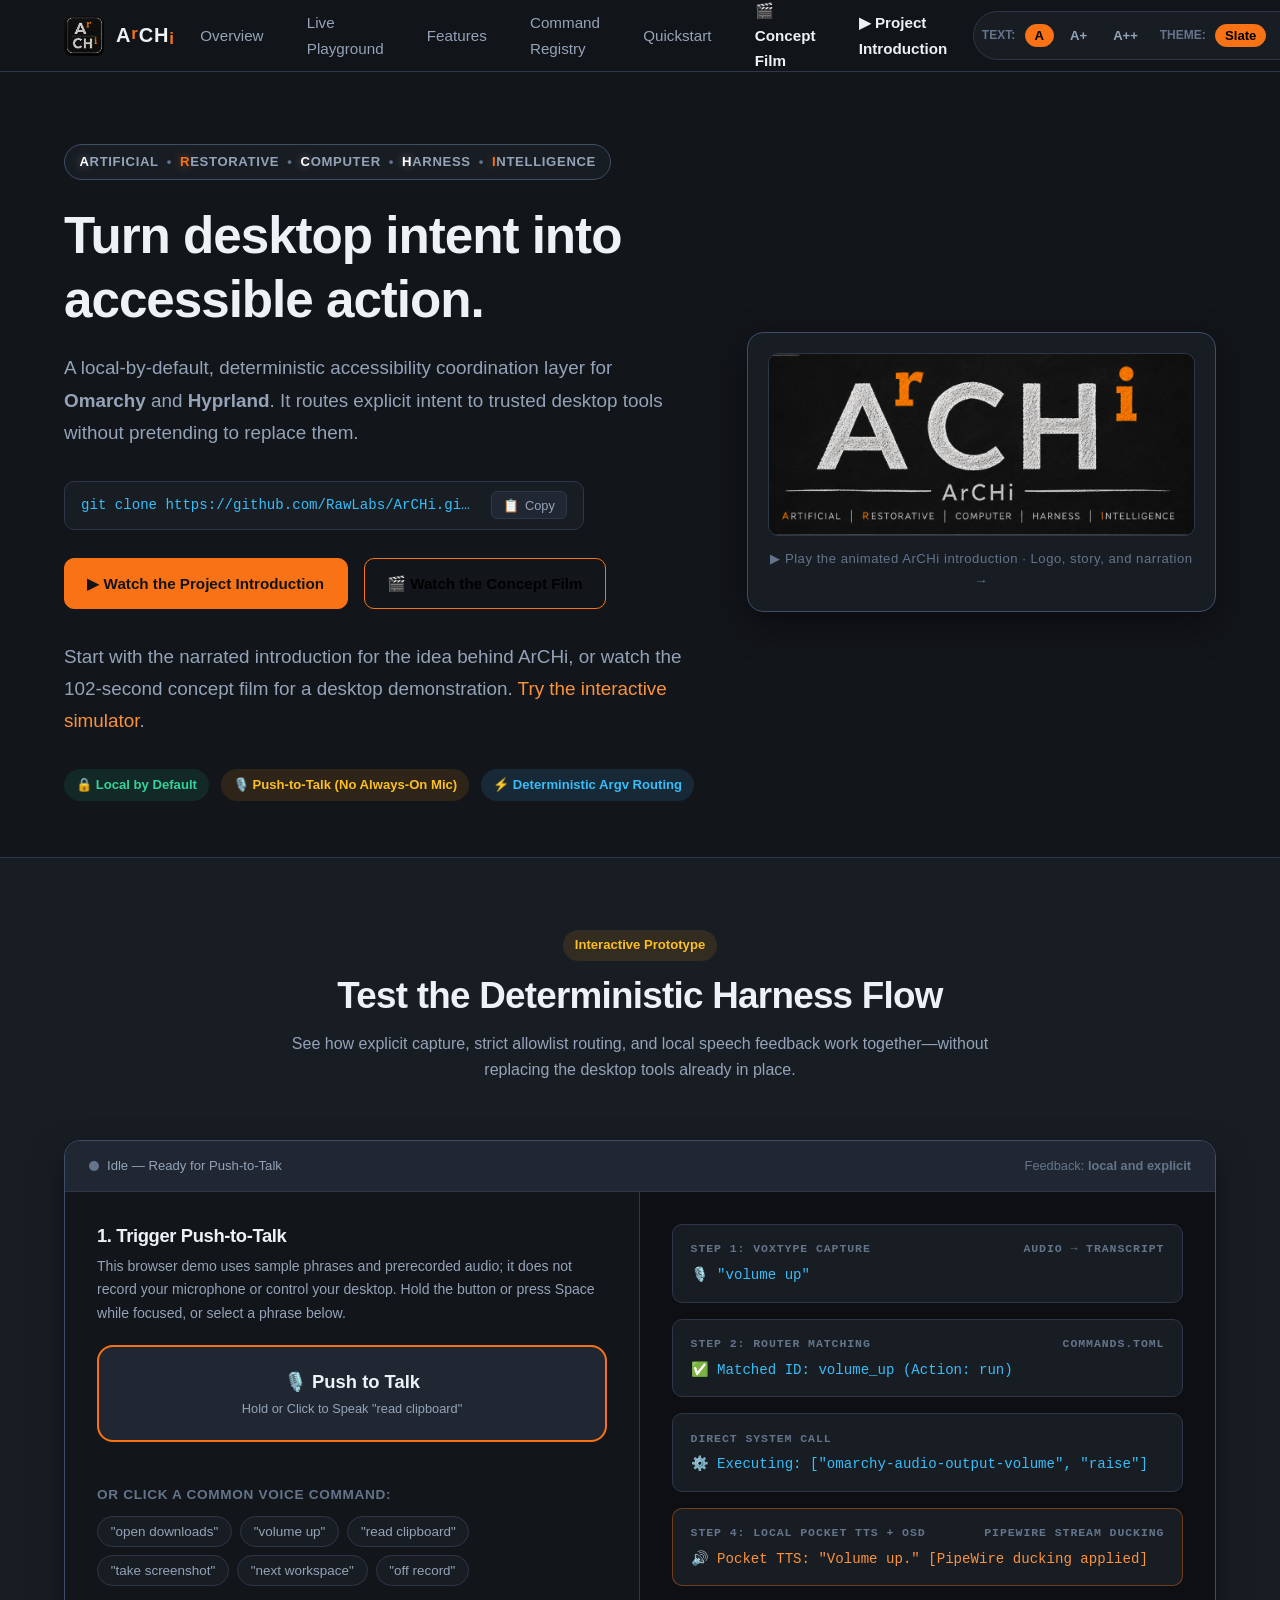
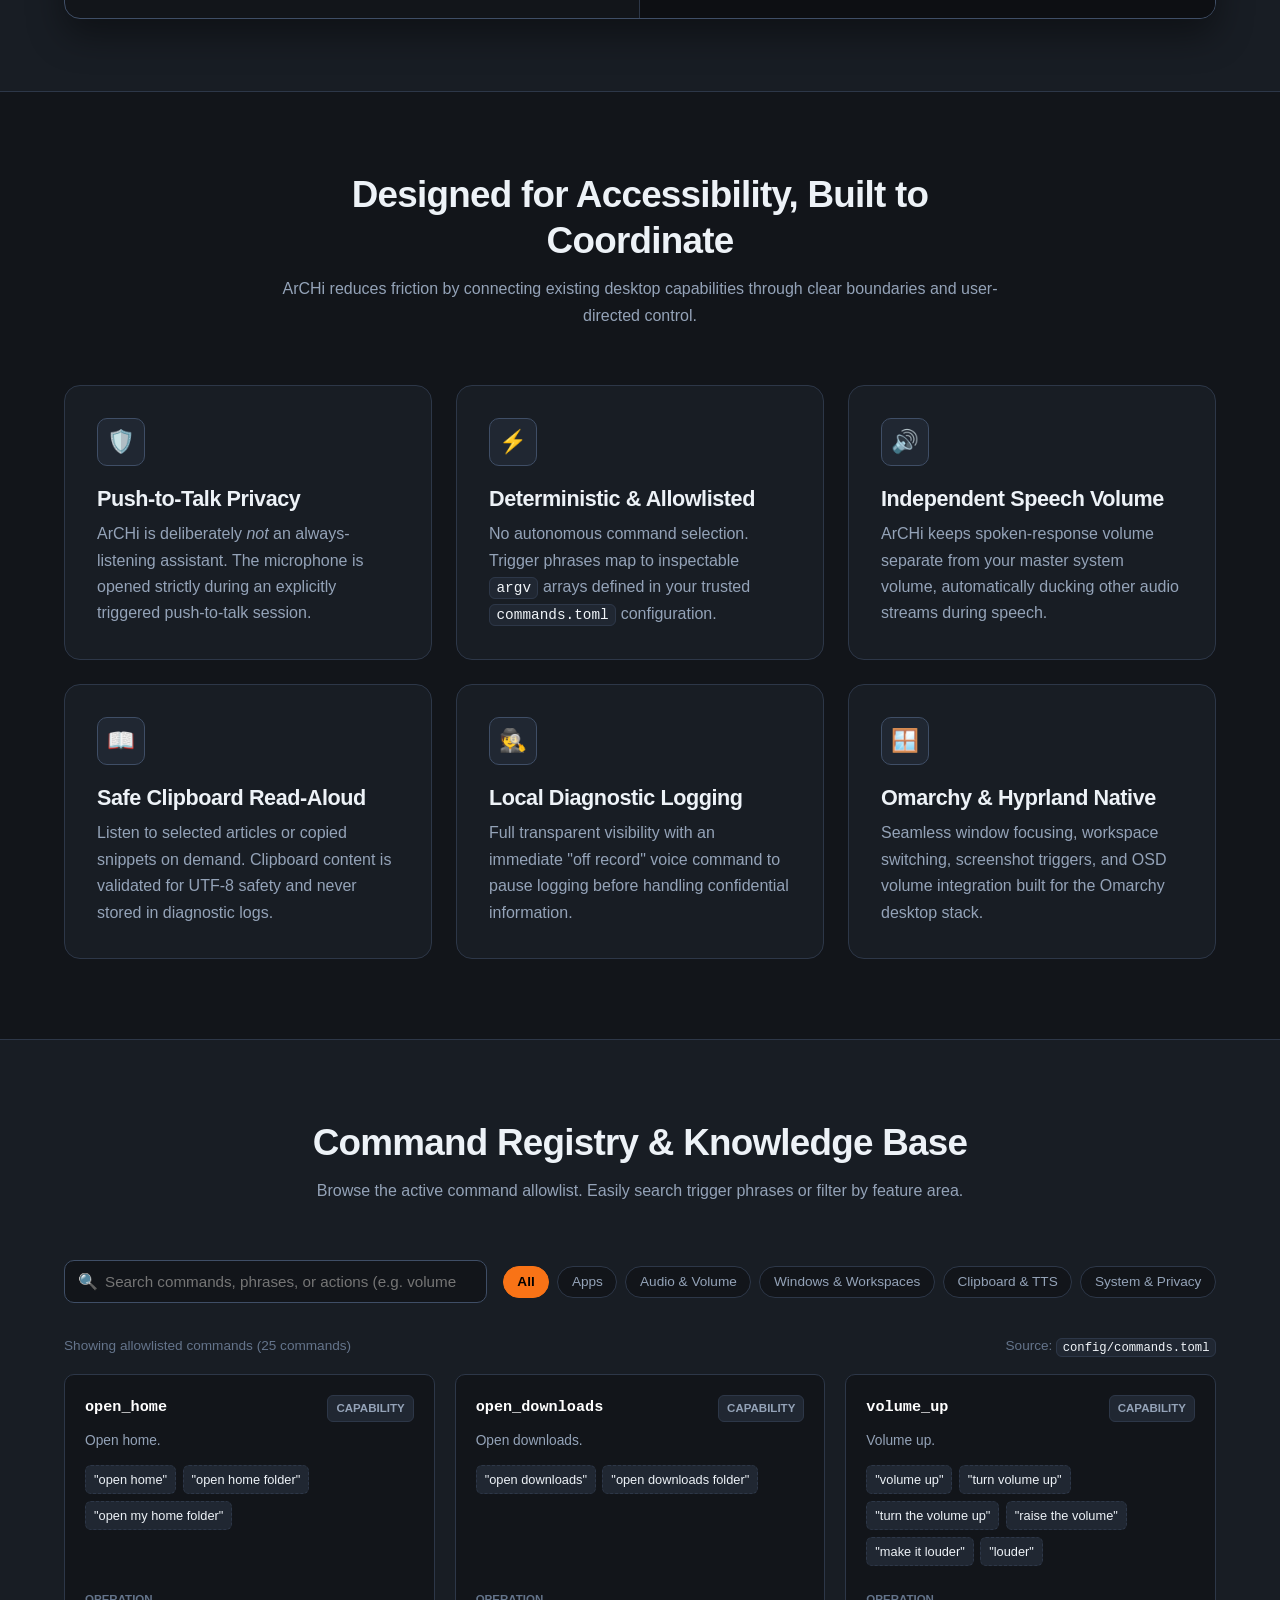
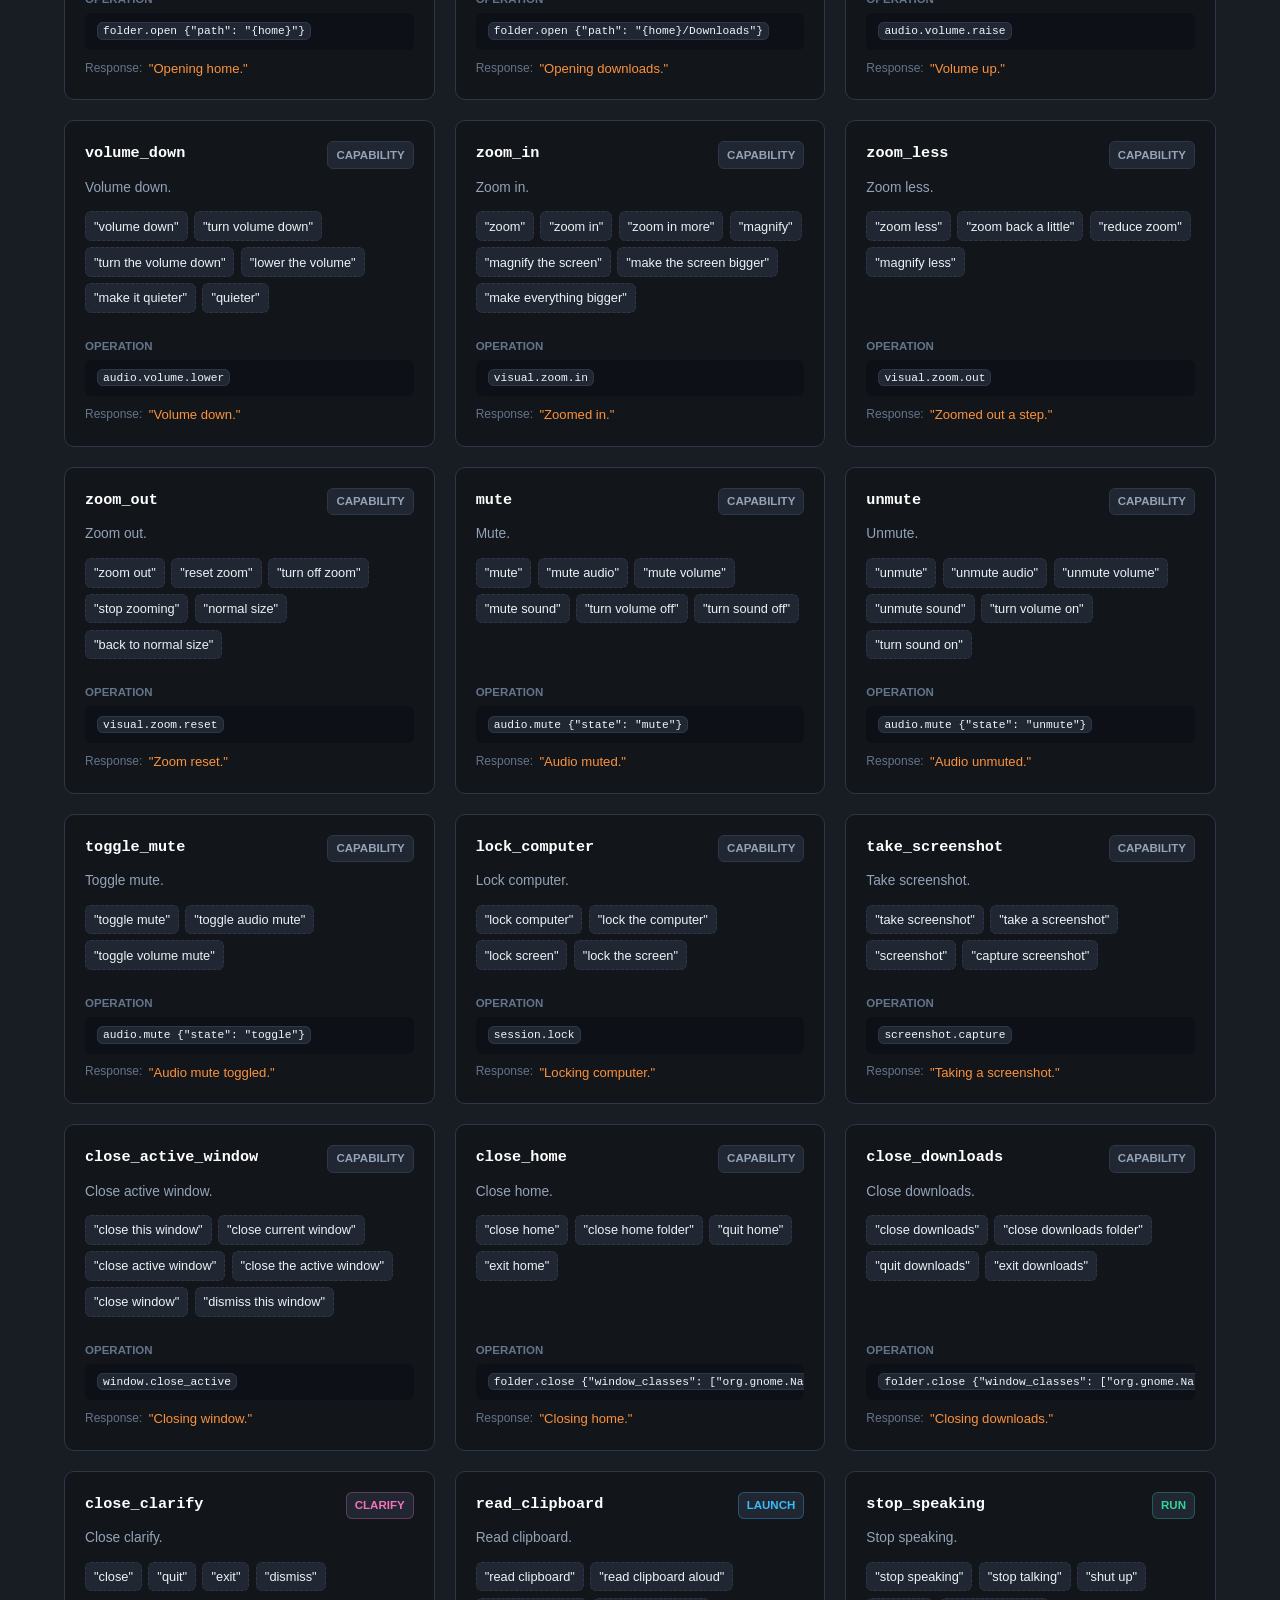
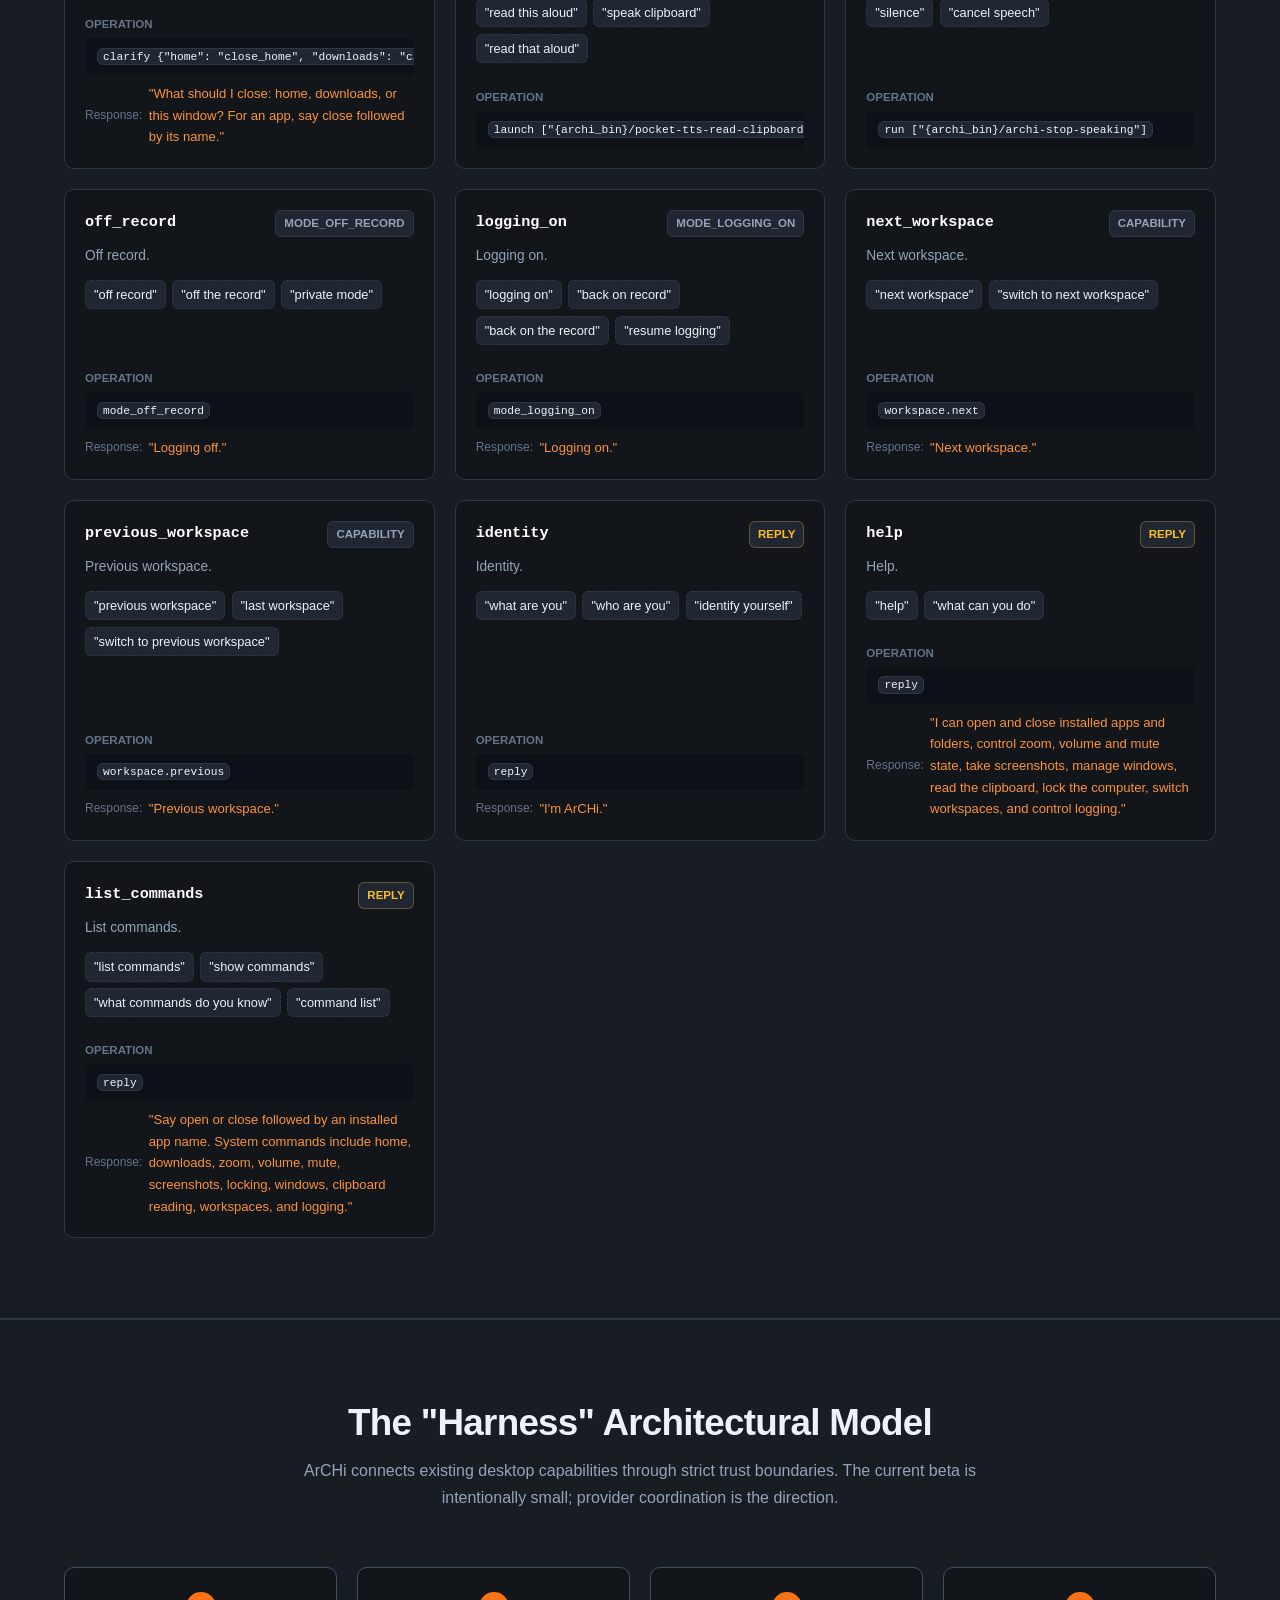
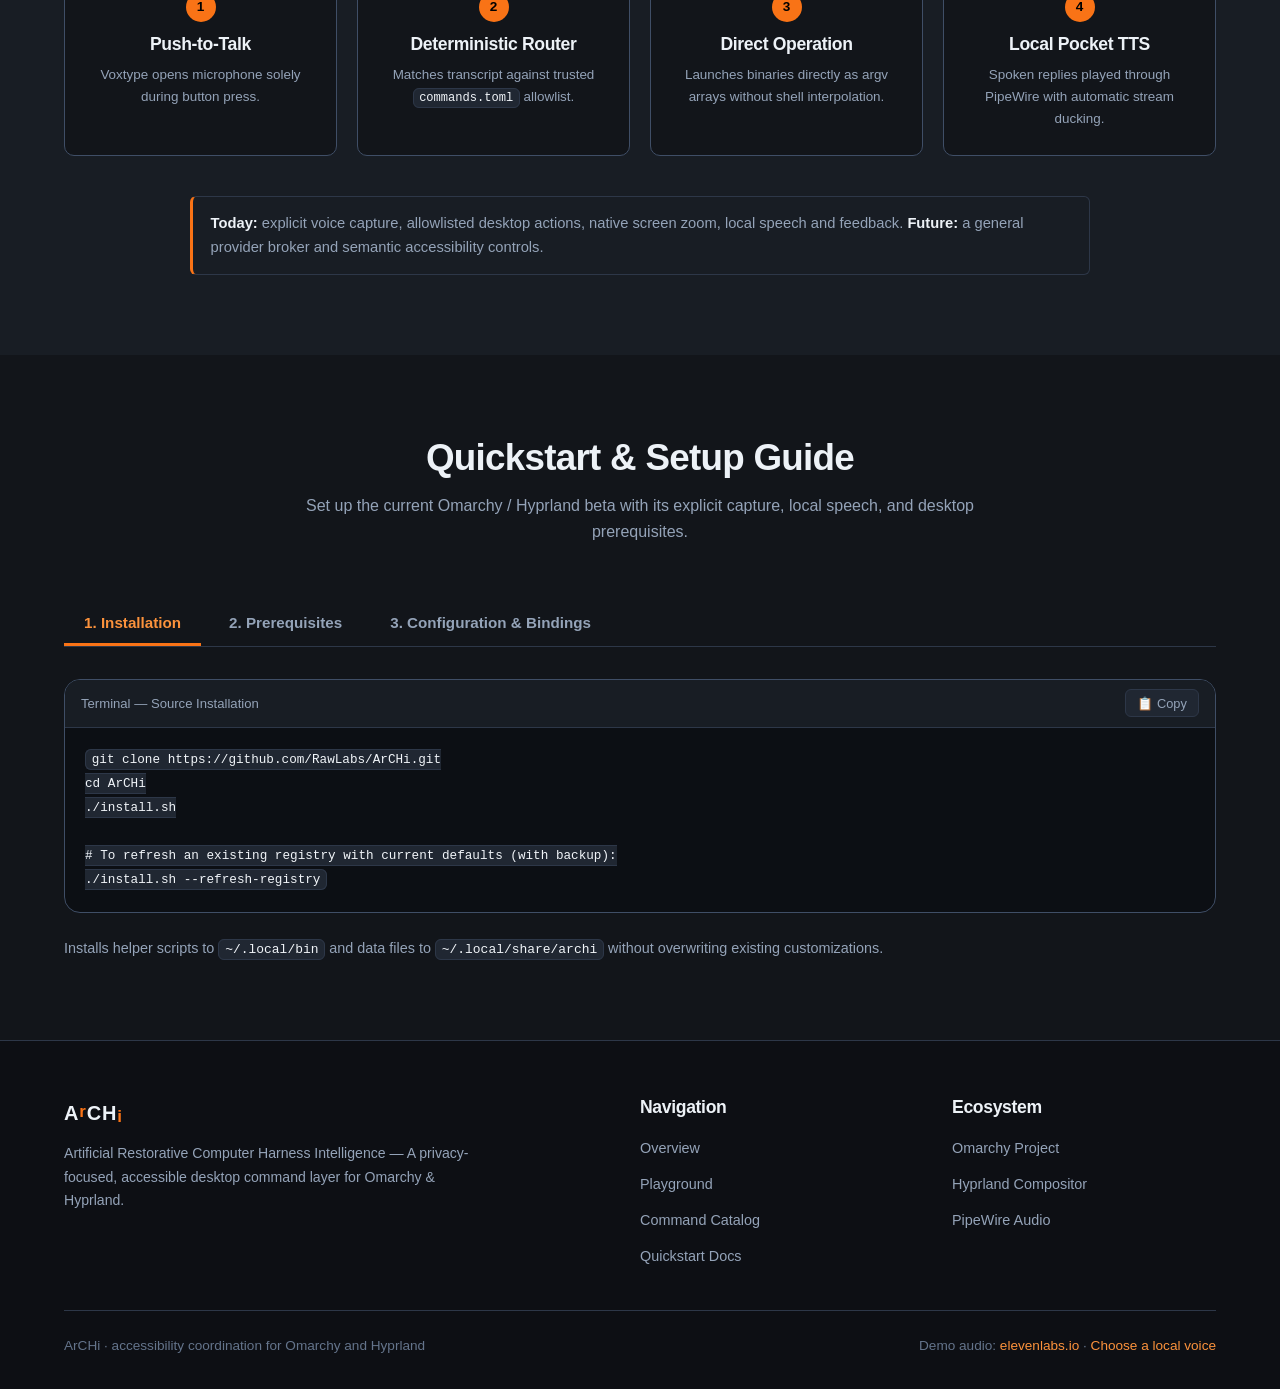
<file: site/index.html>
<!DOCTYPE html>
<html lang="en">
<head>
  <meta charset="UTF-8">
  <meta name="viewport" content="width=device-width, initial-scale=1.0">
  <title>ArCHi — Artificial Restorative Computer Harness Intelligence</title>
  <meta name="description" content="Local-by-default, deterministic accessibility coordination for Omarchy and Hyprland.">
  <link rel="icon" type="image/png" href="../media/archi_favicon_regen.png">
  <link rel="stylesheet" href="css/styles.css">
</head>
<body>
  <!-- Accessible Skip Link -->
  <a href="#main-content" class="skip-link">Skip to main content</a>

  <!-- Site Navigation -->
  <header class="site-header" role="banner">
    <div class="container nav-wrapper">
      <a href="#" class="brand-link" aria-label="ArCHi Home">
        <img src="../media/archi_mini_logo_regen.png" alt="ArCHi Logo" class="brand-logo-img" onerror="this.style.display='none'; this.nextElementSibling.style.display='inline-flex';">
        <span class="brand-fallback-icon" style="display:none;" aria-hidden="true">A<span class="accent">r</span></span>
        <div class="brand-title">
          A<span class="accent-r">r</span>CH<span class="accent-i">i</span>
        </div>
      </a>

      <!-- Navigation Links -->
      <nav class="nav-links" aria-label="Primary Navigation">
        <a href="#overview" class="nav-link">Overview</a>
        <a href="#simulator" class="nav-link">Live Playground</a>
        <a href="#features" class="nav-link">Features</a>
        <a href="#commands" class="nav-link">Command Registry</a>
        <a href="#quickstart" class="nav-link">Quickstart</a>
        <a href="concept_film.html" class="nav-link" style="color: var(--accent-orange); font-weight: 700;">🎬 Concept Film</a>
        <a href="logo_animation.html" class="nav-link" style="color: var(--accent-orange); font-weight: 700;">▶ Project Introduction</a>
      </nav>

      <!-- Accessibility Settings Toolbar -->
      <div class="a11y-controls" role="toolbar" aria-label="Accessibility & Display Controls">
        <span class="a11y-label">Text:</span>
        <button class="a11y-btn active" data-font-size="default" aria-label="Default text size" title="Default text size">A</button>
        <button class="a11y-btn" data-font-size="large" aria-label="Large text size" title="Large text size">A+</button>
        <button class="a11y-btn" data-font-size="xlarge" aria-label="Extra large text size" title="Extra large text size">A++</button>

        <span class="a11y-label" style="margin-left: 0.35rem;">Theme:</span>
        <button class="a11y-btn active" data-theme="slate" aria-label="Dark Slate Theme" title="Low glare dark slate">Slate</button>
        <button class="a11y-btn" data-theme="warm" aria-label="Warm Charcoal Theme" title="Warm charcoal background">Warm</button>
        <button class="a11y-btn" data-theme="contrast" aria-label="High Contrast Theme" title="Maximum clarity contrast">High-Con</button>
      </div>
    </div>
  </header>

  <!-- Main Content Landmark -->
  <main id="main-content">
    
    <!-- Hero Section -->
    <section id="overview" class="hero-section" aria-labelledby="hero-title">
      <div class="container hero-layout">
        <div>
          <!-- Acronym Explanation Pill -->
          <div class="acronym-pill" aria-label="ArCHi Acronym Breakdown">
            <span><strong class="highlight-white">A</strong>RTIFICIAL</span>
            <span class="dot">•</span>
            <span><strong class="highlight-orange">R</strong>ESTORATIVE</span>
            <span class="dot">•</span>
            <span><strong class="highlight-white">C</strong>OMPUTER</span>
            <span class="dot">•</span>
            <span><strong class="highlight-white">H</strong>ARNESS</span>
            <span class="dot">•</span>
            <span><strong class="highlight-orange">I</strong>NTELLIGENCE</span>
          </div>

          <h1 id="hero-title" class="hero-title">
            Turn desktop intent into accessible action.
          </h1>
          <p class="hero-subtitle">
            A local-by-default, deterministic accessibility coordination layer for <strong>Omarchy</strong> and <strong>Hyprland</strong>.
            It routes explicit intent to trusted desktop tools without pretending to replace them.
          </p>

          <!-- Quick 1-Line Install Snippet -->
          <div class="quick-snippet-box">
            <span class="cmd" id="hero-install-cmd">git clone https://github.com/RawLabs/ArCHi.git &amp;&amp; cd ArCHi &amp;&amp; ./install.sh</span>
            <button class="copy-btn" data-copy-target="hero-install-cmd" aria-label="Copy installation command">
              📋 <span>Copy</span>
            </button>
          </div>

          <div class="hero-actions">
            <a href="logo_animation.html" class="btn btn-primary">▶ Watch the Project Introduction</a>
            <a href="concept_film.html" class="btn btn-primary" style="background: var(--accent-orange); color: #000; font-weight: 700;">🎬 Watch the Concept Film</a>
          </div>
          <p class="hero-subtitle">Start with the narrated introduction for the idea behind ArCHi, or watch the 102-second concept film for a desktop demonstration. <a href="#simulator">Try the interactive simulator</a>.</p>

          <!-- Trust Badges -->
          <div class="hero-badges">
            <span class="badge badge-green">🔒 Local by Default</span>
            <span class="badge badge-amber">🎙️ Push-to-Talk (No Always-On Mic)</span>
            <span class="badge badge-blue">⚡ Deterministic Argv Routing</span>
          </div>
        </div>

        <!-- Hero Visual Banner Card -->
        <a href="logo_animation.html" class="hero-visual-card" title="Play the animated ArCHi project introduction" style="text-decoration: none; display: block;">
          <img src="../media/archi_main_logo_regen.png" alt="ArCHi Chalk Logo: Artificial Restorative Computer Harness Intelligence" class="hero-banner-img">
          <div class="hero-visual-caption">
            ▶ Play the animated ArCHi introduction &middot; Logo, story, and narration &rarr;
          </div>
        </a>
      </div>
    </section>

    <!-- Interactive Harness Demo / Playground -->
    <section id="simulator" class="simulator-section" aria-labelledby="sim-title">
      <div class="container">
        <div class="section-intro">
          <span class="badge badge-amber" style="margin-bottom: 0.75rem;">Interactive Prototype</span>
          <h2 id="sim-title">Test the Deterministic Harness Flow</h2>
          <p>See how explicit capture, strict allowlist routing, and local speech feedback work together—without replacing the desktop tools already in place.</p>
        </div>

        <div class="simulator-box">
          <div class="sim-header">
            <div class="sim-status-lights">
              <span class="status-dot" id="sim-status-dot"></span>
              <span id="sim-status-text">Idle — Ready for Push-to-Talk</span>
            </div>
            <div style="font-size: 0.8rem; color: var(--text-dim);">Feedback: <strong>local and explicit</strong></div>
          </div>
          <div id="sim-voice-feedback" class="sim-voice-feedback" role="status" aria-live="polite" hidden>
            <span class="sim-voice-dot" aria-hidden="true"></span>
            <strong>Savvy · ArCHi</strong>
            <span id="sim-voice-text">Matched a known, allowlisted action.</span>
          </div>

          <div class="sim-body">
            <!-- Simulator Controls Pane -->
            <div class="sim-controls-pane">
              <div>
                <h3 style="font-size: 1.15rem; margin-bottom: 0.5rem;">1. Trigger Push-to-Talk</h3>
                <p style="font-size: 0.88rem; margin-bottom: 1.25rem;">
                  This browser demo uses sample phrases and prerecorded audio; it does not record your microphone or control your desktop. Hold the button or press Space while focused, or select a phrase below.
                </p>
                
                <button id="sim-ptt-button" class="ptt-interactive-btn" aria-label="Push to talk button (hold to record)">
                  <span>🎙️ Push to Talk</span>
                  <span class="hint">Hold or Click to Speak "read clipboard"</span>
                </button>
              </div>

              <!-- Preset test phrases -->
              <div class="sample-phrases-group">
                <span class="sample-phrases-label">Or Click a Common Voice Command:</span>
                <div class="phrase-pill-list">
                  <button class="phrase-pill" data-phrase="open downloads">"open downloads"</button>
                  <button class="phrase-pill" data-phrase="volume up">"volume up"</button>
                  <button class="phrase-pill" data-phrase="read clipboard">"read clipboard"</button>
                  <button class="phrase-pill" data-phrase="take screenshot">"take screenshot"</button>
                  <button class="phrase-pill" data-phrase="next workspace">"next workspace"</button>
                  <button class="phrase-pill" data-phrase="off record">"off record"</button>
                </div>
              </div>
            </div>

            <!-- Simulator Real-time Diagnostics Output Pane -->
            <div class="sim-output-pane" aria-live="polite">
              <div class="flow-step">
                <div class="flow-step-label">
                  <span>Step 1: Voxtype Capture</span>
                  <span>Audio &rarr; Transcript</span>
                </div>
                <div class="flow-step-content" id="sim-step-transcript">🎙️ "volume up"</div>
              </div>

              <div class="flow-step">
                <div class="flow-step-label">
                  <span>Step 2: Router Matching</span>
                  <span>commands.toml</span>
                </div>
                <div class="flow-step-content" id="sim-step-router">✅ Matched ID: volume_up (Action: run)</div>
              </div>

              <div class="flow-step">
                <div class="flow-step-label">
                  <span>Direct System Call</span>
                </div>
                <div class="flow-step-content" id="sim-step-argv">⚙️ Executing: ["omarchy-audio-output-volume", "raise"]</div>
              </div>

              <div class="flow-step step-tts">
                <div class="flow-step-label">
                  <span>Step 4: Local Pocket TTS + OSD</span>
                  <span>PipeWire Stream Ducking</span>
                </div>
                <div class="flow-step-content" id="sim-step-tts">🔊 Pocket TTS: "Volume up." [PipeWire ducking applied]</div>
              </div>
            </div>
          </div>
        </div>
      </div>
    </section>

    <!-- Core Features Section -->
    <section id="features" class="features-section" aria-labelledby="features-title">
      <div class="container">
        <div class="section-intro">
          <h2 id="features-title">Designed for Accessibility, Built to Coordinate</h2>
          <p>ArCHi reduces friction by connecting existing desktop capabilities through clear boundaries and user-directed control.</p>
        </div>

        <div class="grid-3">
          <!-- Card 1 -->
          <article class="feature-card">
            <div class="feature-icon-wrapper" aria-hidden="true">🛡️</div>
            <h3>Push-to-Talk Privacy</h3>
            <p>
              ArCHi is deliberately <em>not</em> an always-listening assistant. The microphone is opened strictly during an explicitly triggered push-to-talk session.
            </p>
          </article>

          <!-- Card 2 -->
          <article class="feature-card">
            <div class="feature-icon-wrapper" aria-hidden="true">⚡</div>
            <h3>Deterministic &amp; Allowlisted</h3>
            <p>
              No autonomous command selection. Trigger phrases map to inspectable <code>argv</code> arrays defined in your trusted <code>commands.toml</code> configuration.
            </p>
          </article>

          <!-- Card 3 -->
          <article class="feature-card">
            <div class="feature-icon-wrapper" aria-hidden="true">🔊</div>
            <h3>Independent Speech Volume</h3>
            <p>
              ArCHi keeps spoken-response volume separate from your master system volume, automatically ducking other audio streams during speech.
            </p>
          </article>

          <!-- Card 4 -->
          <article class="feature-card">
            <div class="feature-icon-wrapper" aria-hidden="true">📖</div>
            <h3>Safe Clipboard Read-Aloud</h3>
            <p>
              Listen to selected articles or copied snippets on demand. Clipboard content is validated for UTF-8 safety and never stored in diagnostic logs.
            </p>
          </article>

          <!-- Card 5 -->
          <article class="feature-card">
            <div class="feature-icon-wrapper" aria-hidden="true">🕵️</div>
            <h3>Local Diagnostic Logging</h3>
            <p>
              Full transparent visibility with an immediate "off record" voice command to pause logging before handling confidential information.
            </p>
          </article>

          <!-- Card 6 -->
          <article class="feature-card">
            <div class="feature-icon-wrapper" aria-hidden="true">🪟</div>
            <h3>Omarchy &amp; Hyprland Native</h3>
            <p>
              Seamless window focusing, workspace switching, screenshot triggers, and OSD volume integration built for the Omarchy desktop stack.
            </p>
          </article>
        </div>
      </div>
    </section>

    <!-- Knowledge Base & Command Registry -->
    <section id="commands" class="catalog-section" aria-labelledby="catalog-title">
      <div class="container">
        <div class="section-intro">
          <h2 id="catalog-title">Command Registry &amp; Knowledge Base</h2>
          <p>
            Browse the active command allowlist. Easily search trigger phrases or filter by feature area.
          </p>
        </div>

        <!-- Search and Filters -->
        <div class="catalog-search-bar">
          <div class="search-input-wrapper">
            <span class="search-icon" aria-hidden="true">🔍</span>
            <input type="search" id="command-search-input" class="search-input" placeholder="Search commands, phrases, or actions (e.g. volume, browser, close)..." aria-label="Search command registry">
          </div>

          <div class="category-filter-chips" role="radiogroup" aria-label="Command Category Filters">
            <button class="chip-btn active" data-category="all" role="radio" aria-checked="true">All</button>
            <button class="chip-btn" data-category="apps" role="radio" aria-checked="false">Apps</button>
            <button class="chip-btn" data-category="audio" role="radio" aria-checked="false">Audio &amp; Volume</button>
            <button class="chip-btn" data-category="windows" role="radio" aria-checked="false">Windows &amp; Workspaces</button>
            <button class="chip-btn" data-category="readout" role="radio" aria-checked="false">Clipboard &amp; TTS</button>
            <button class="chip-btn" data-category="system" role="radio" aria-checked="false">System &amp; Privacy</button>
          </div>
        </div>

        <div style="margin-bottom: 1rem; font-size: 0.85rem; color: var(--text-dim); display: flex; justify-content: space-between;">
          <span>Showing allowlisted commands <span id="command-count-span"></span></span>
          <span>Source: <code>config/commands.toml</code></span>
        </div>

        <!-- Dynamic Command Grid -->
        <div class="command-grid" id="command-grid-container" role="feed" aria-busy="false">
          <!-- Populated by JavaScript -->
        </div>
      </div>
    </section>

    <!-- Architecture & Flow Section -->
    <section id="architecture" class="arch-section" aria-labelledby="arch-title">
      <div class="container">
        <div class="section-intro">
          <h2 id="arch-title">The "Harness" Architectural Model</h2>
          <p>ArCHi connects existing desktop capabilities through strict trust boundaries. The current beta is intentionally small; provider coordination is the direction.</p>
        </div>

        <div class="arch-flow-diagram">
          <div class="arch-node">
            <div class="arch-node-number">1</div>
            <h4>Push-to-Talk</h4>
            <p style="font-size: 0.84rem; margin-top: 0.5rem;">Voxtype opens microphone solely during button press.</p>
          </div>

          <div class="arch-node">
            <div class="arch-node-number">2</div>
            <h4>Deterministic Router</h4>
            <p style="font-size: 0.84rem; margin-top: 0.5rem;">Matches transcript against trusted <code>commands.toml</code> allowlist.</p>
          </div>

          <div class="arch-node">
            <div class="arch-node-number">3</div>
            <h4>Direct Operation</h4>
            <p style="font-size: 0.84rem; margin-top: 0.5rem;">Launches binaries directly as argv arrays without shell interpolation.</p>
          </div>

          <div class="arch-node">
            <div class="arch-node-number">4</div>
            <h4>Local Pocket TTS</h4>
            <p style="font-size: 0.84rem; margin-top: 0.5rem;">Spoken replies played through PipeWire with automatic stream ducking.</p>
          </div>
        </div>
        <p class="architecture-status"><strong>Today:</strong> explicit voice capture, allowlisted desktop actions, native screen zoom, local speech and feedback. <strong>Future:</strong> a general provider broker and semantic accessibility controls.</p>
      </div>
    </section>

    <!-- Quickstart & Docs Tabs -->
    <section id="quickstart" class="docs-section" aria-labelledby="docs-title">
      <div class="container">
        <div class="section-intro">
          <h2 id="docs-title">Quickstart &amp; Setup Guide</h2>
          <p>Set up the current Omarchy / Hyprland beta with its explicit capture, local speech, and desktop prerequisites.</p>
        </div>

        <div class="docs-tabs" role="tablist" aria-label="Documentation Categories">
          <button class="tab-nav-btn active" role="tab" aria-selected="true" data-tab-target="tab-install" id="tab-btn-install">1. Installation</button>
          <button class="tab-nav-btn" role="tab" aria-selected="false" data-tab-target="tab-prereqs" id="tab-btn-prereqs">2. Prerequisites</button>
          <button class="tab-nav-btn" role="tab" aria-selected="false" data-tab-target="tab-config" id="tab-btn-config">3. Configuration &amp; Bindings</button>
        </div>

        <!-- Tab 1: Install -->
        <div id="tab-install" class="tab-pane active" role="tabpanel" aria-labelledby="tab-btn-install">
          <div class="code-block-wrapper">
            <div class="code-block-header">
              <span>Terminal — Source Installation</span>
              <button class="copy-btn" data-copy-target="code-install-box">📋 Copy</button>
            </div>
            <pre class="code-block-content" id="code-install-box"><code>git clone https://github.com/RawLabs/ArCHi.git
cd ArCHi
./install.sh

# To refresh an existing registry with current defaults (with backup):
./install.sh --refresh-registry</code></pre>
          </div>
          <p style="font-size: 0.9rem; color: var(--text-muted);">
            Installs helper scripts to <code>~/.local/bin</code> and data files to <code>~/.local/share/archi</code> without overwriting existing customizations.
          </p>
        </div>

        <!-- Tab 2: Prerequisites -->
        <div id="tab-prereqs" class="tab-pane" role="tabpanel" aria-labelledby="tab-btn-prereqs">
          <div class="code-block-wrapper">
            <div class="code-block-header">
              <span>Required System Packages &amp; Tools</span>
              <button class="copy-btn" data-copy-target="code-prereqs-box">📋 Copy</button>
            </div>
            <pre class="code-block-content" id="code-prereqs-box"><code># Core Desktop Stack
• Omarchy / Hyprland Wayland Compositor
• Python 3.11+
• Voxtype (for push-to-talk audio capture)
• PipeWire tools: pw-play, pw-record, wpctl, pw-dump
• Utilities: curl, jq, wl-clipboard, hyprctl, gtk-launch, xdg-open, pactl
• Local TTS helper or Pocket TTS endpoint (default: http://127.0.0.1:8000/tts)
• Default voice: alba; custom samples are optional (see INSTALL.md)</code></pre>
          </div>
        </div>

        <!-- Tab 3: Config -->
        <div id="tab-config" class="tab-pane" role="tabpanel" aria-labelledby="tab-btn-config">
          <div class="code-block-wrapper">
            <div class="code-block-header">
              <span>Omarchy Toggle-to-Talk Example (~/.config/hypr/bindings.lua)</span>
              <button class="copy-btn" data-copy-target="code-config-box">📋 Copy</button>
            </div>
            <pre class="code-block-content" id="code-config-box"><code>hl.bind("SUPER + R", function()
  hl.dispatch(hl.dsp.exec_cmd("archi-control-start"))
  hl.dispatch(hl.dsp.submap("archi_control"))
end, { description = "Start ArCHi control mode" })

hl.define_submap("archi_control", function()
  hl.bind("SUPER + R", function()
    hl.dispatch(hl.dsp.exec_cmd("archi-control-stop"))
    hl.dispatch(hl.dsp.submap("reset"))
  end, { description = "Run ArCHi command" })

  hl.bind("ESCAPE", function()
    hl.dispatch(hl.dsp.exec_cmd("archi-control-cancel"))
    hl.dispatch(hl.dsp.submap("reset"))
  end, { description = "Cancel ArCHi command" })
end)
</code></pre>
          </div>
        </div>

      </div>
    </section>

  </main>

  <!-- Site Footer -->
  <footer class="site-footer" role="contentinfo">
    <div class="container">
      <div class="footer-content">
        <div class="footer-col">
          <div class="brand-title" style="margin-bottom: 0.75rem;">
            A<span class="accent-r">r</span>CH<span class="accent-i">i</span>
          </div>
          <p style="font-size: 0.88rem; max-width: 420px;">
            Artificial Restorative Computer Harness Intelligence — A privacy-focused, accessible desktop command layer for Omarchy &amp; Hyprland.
          </p>
        </div>

        <div class="footer-col">
          <h4>Navigation</h4>
          <ul class="footer-links">
            <li><a href="#overview">Overview</a></li>
            <li><a href="#simulator">Playground</a></li>
            <li><a href="#commands">Command Catalog</a></li>
            <li><a href="#quickstart">Quickstart Docs</a></li>
          </ul>
        </div>

        <div class="footer-col">
          <h4>Ecosystem</h4>
          <ul class="footer-links">
            <li><a href="https://github.com/omarchy" target="_blank" rel="noopener">Omarchy Project</a></li>
            <li><a href="https://hyprland.org" target="_blank" rel="noopener">Hyprland Compositor</a></li>
            <li><a href="https://pipewire.org" target="_blank" rel="noopener">PipeWire Audio</a></li>
          </ul>
        </div>
      </div>

      <div class="footer-bottom">
        <span>ArCHi · accessibility coordination for Omarchy and Hyprland</span>
        <span>Demo audio: <a href="https://elevenlabs.io">elevenlabs.io</a> · <a href="../docs/INSTALL.md#optional-custom-voice">Choose a local voice</a></span>
      </div>
    </div>
  </footer>

  <audio id="sim-savvy-matched" src="../media/site-savvy-matched.wav" preload="auto"></audio>
  <audio id="sim-savvy-complete" src="../media/site-savvy-complete.wav" preload="auto"></audio>
  <script src="js/commands.js"></script>
  <script src="js/app.js"></script>
</body>
</html>
</file>
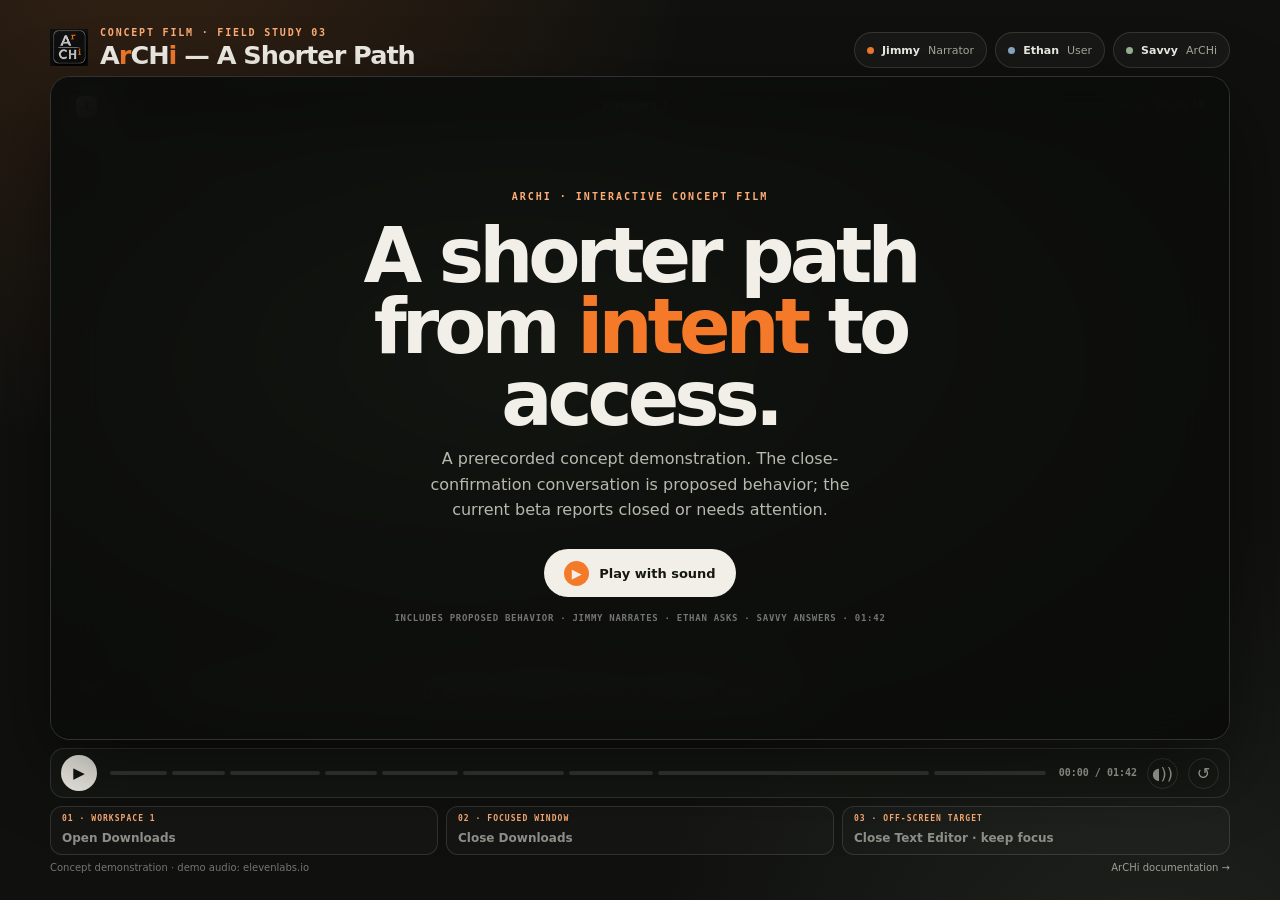
<file: site/concept_film.html>
<!doctype html>
<html lang="en">
<head>
  <meta charset="utf-8">
  <meta name="viewport" content="width=device-width, initial-scale=1">
  <meta name="theme-color" content="#10110f">
  <meta name="description" content="ArCHi concept film: a calm, local path from spoken intent to desktop action.">
  <title>ArCHi — A Shorter Path</title>
  <link rel="icon" type="image/png" href="../media/archi_favicon_regen.png">
  <style>
    :root {
      --ink: #10110f;
      --paper: #f1efe7;
      --paper-dim: #aaa99f;
      --orange: #f47a2a;
      --orange-soft: #ffad75;
      --sage: #9eb495;
      --line: rgba(241, 239, 231, .13);
      --ease: cubic-bezier(.2, .8, .2, 1);
    }
    * { box-sizing: border-box; }
    html { background: var(--ink); }
    body {
      margin: 0;
      min-width: 320px;
      min-height: 100vh;
      color: var(--paper);
      background:
        radial-gradient(circle at 12% -10%, rgba(244, 122, 42, .16), transparent 34rem),
        radial-gradient(circle at 90% 112%, rgba(158, 180, 149, .1), transparent 32rem),
        #10110f;
      font-family: Inter, ui-sans-serif, system-ui, -apple-system, BlinkMacSystemFont, "Segoe UI", sans-serif;
      -webkit-font-smoothing: antialiased;
    }
    button, input { font: inherit; }
    button { color: inherit; }
    button:focus-visible, input:focus-visible, a:focus-visible { outline: 2px solid var(--orange-soft); outline-offset: 3px; }
    .shell { width: min(1180px, calc(100% - 40px)); margin: 0 auto; padding: 30px 0 34px; }
    .masthead { display: flex; align-items: flex-end; justify-content: space-between; gap: 24px; margin-bottom: 18px; }
    .brand-lockup { display: flex; align-items: center; gap: 12px; }
    .brand-mark { width: 38px; height: 38px; object-fit: contain; }
    .eyebrow { margin: 0 0 4px; color: var(--orange-soft); font: 700 10px/1.2 ui-monospace, SFMono-Regular, Menlo, Consolas, monospace; letter-spacing: .18em; text-transform: uppercase; }
    h1 { margin: 0; font-size: clamp(20px, 2vw, 28px); line-height: 1; letter-spacing: -.04em; }
    h1 span { color: var(--orange); }
    .voice-cast { display: flex; gap: 8px; flex-wrap: wrap; justify-content: flex-end; }
    .voice-chip { display: flex; align-items: center; gap: 8px; min-height: 36px; padding: 0 12px; color: var(--paper-dim); background: rgba(255,255,255,.035); border: 1px solid var(--line); border-radius: 999px; font-size: 11px; }
    .voice-chip strong { color: var(--paper); font-weight: 650; }
    .voice-dot { width: 7px; height: 7px; border-radius: 50%; background: var(--orange); }
    .voice-chip.user .voice-dot { background: #8aa9c4; }
    .voice-chip.archi .voice-dot { background: var(--sage); }

    .film-frame { position: relative; overflow: hidden; aspect-ratio: 16/9; min-height: 490px; background: #0a0b09; border: 1px solid rgba(255,255,255,.16); border-radius: 20px; box-shadow: 0 28px 80px rgba(0,0,0,.48); isolation: isolate; }
    .film-frame::after { content: ""; position: absolute; inset: 0; z-index: 20; pointer-events: none; background: radial-gradient(ellipse at center, transparent 55%, rgba(0,0,0,.34) 100%); box-shadow: inset 0 0 0 1px rgba(255,255,255,.035); }
    .desktop { position: absolute; inset: 0; overflow: hidden; background: linear-gradient(145deg, rgba(15,17,13,.22), rgba(15,17,13,.74)), radial-gradient(ellipse at 42% 44%, #67745f 0, #333c31 34%, #161b16 76%); }
    .desktop::before { content: ""; position: absolute; width: 56%; aspect-ratio: 1; left: 20%; top: -16%; opacity: .18; border: 1px solid rgba(241,239,231,.5); border-radius: 43% 57% 58% 42% / 52% 39% 61% 48%; transform: rotate(18deg); box-shadow: 0 0 90px rgba(241,239,231,.12); }
    .desktop-bar { position: absolute; top: 12px; left: 50%; z-index: 4; display: flex; align-items: center; justify-content: space-between; width: calc(100% - 24px); height: 34px; padding: 0 12px; color: rgba(241,239,231,.7); background: rgba(12,14,11,.75); border: 1px solid rgba(255,255,255,.09); border-radius: 10px; transform: translateX(-50%); backdrop-filter: blur(18px); font: 600 10px/1 ui-monospace, SFMono-Regular, Menlo, monospace; }
    .workspaces { display: flex; gap: 6px; }
    .workspace-pill { display: grid; place-items: center; width: 21px; height: 21px; color: #a9aaa1; border-radius: 6px; transition: color .35s var(--ease), background .35s var(--ease); }
    .workspace-pill.active { color: #171913; background: var(--paper); }
    .workspace-pill.occupied { position: relative; }
    .workspace-pill.occupied::after { content: ""; position: absolute; right: 2px; bottom: 2px; width: 4px; height: 4px; background: var(--orange); border-radius: 50%; box-shadow: 0 0 6px var(--orange); }
    .sys-tray { display: flex; align-items: center; gap: 12px; }
    .stage-note { position: absolute; top: 66px; left: 28px; z-index: 3; display: flex; align-items: center; gap: 9px; color: rgba(241,239,231,.62); font: 700 9px/1 ui-monospace, SFMono-Regular, Menlo, monospace; letter-spacing: .18em; text-transform: uppercase; }
    .stage-note::before { content: ""; width: 20px; height: 1px; background: var(--orange); }

    .window { position: absolute; z-index: 2; overflow: hidden; border: 1px solid rgba(255,255,255,.2); border-radius: 12px; box-shadow: 0 24px 48px rgba(0,0,0,.42); transition: opacity .42s var(--ease), transform .42s var(--ease), filter .42s var(--ease); }
    .window.hidden-window { opacity: 0; transform: scale(.96) translateY(18px); pointer-events: none; }
    .window.in-background { filter: saturate(.6) brightness(.62); transform: scale(.88) translateX(24%); }
    .window-titlebar { display: grid; grid-template-columns: 1fr auto 1fr; align-items: center; height: 38px; padding: 0 12px; background: #30312f; border-bottom: 1px solid rgba(0,0,0,.45); font-size: 10px; color: #e9e7df; }
    .traffic { display: flex; gap: 6px; }
    .traffic i { display: block; width: 8px; height: 8px; border-radius: 50%; background: #6b6d68; }
    .window-title { font-weight: 650; text-align: center; }
    .files-window { inset: 18% 14% 16%; background: #242622; }
    .files-body { display: grid; grid-template-columns: 135px 1fr; height: calc(100% - 38px); }
    .files-side { padding: 16px 12px; background: #20221f; border-right: 1px solid rgba(255,255,255,.07); }
    .side-item { padding: 7px 10px; margin-bottom: 3px; border-radius: 6px; color: #999b94; font-size: 10px; }
    .side-item.active { color: #f2f0e8; background: rgba(244,122,42,.19); }
    .file-grid { display: grid; grid-template-columns: repeat(4,minmax(0,1fr)); gap: 14px; align-content: start; padding: 24px; }
    .file-card { display: grid; justify-items: center; gap: 8px; color: #aeb0a8; font-size: 9px; }
    .folder { width: 44px; height: 32px; background: #c5a16f; border-radius: 4px 5px 5px 5px; box-shadow: inset 0 -5px rgba(0,0,0,.09); }
    .folder::before { content: ""; display: block; width: 18px; height: 6px; background: #d7b57d; border-radius: 4px 4px 0 0; transform: translateY(-4px); }
    .editor-window { inset: 16% 11% 12%; background: #1b1d1b; }
    .editor-tabs { display: flex; align-items: flex-end; height: 30px; padding-left: 8px; background: #202320; border-bottom: 1px solid #30342f; }
    .editor-tab { padding: 7px 13px 6px; color: #d8d8d0; background: #2a2d29; border-radius: 6px 6px 0 0; font: 650 9px/1 ui-monospace,SFMono-Regular,Menlo,monospace; }
    .editor-body { display: grid; grid-template-columns: 38px 1fr; height: calc(100% - 68px); padding-top: 14px; background: #1b1d1b; font: 500 10px/1.8 ui-monospace,SFMono-Regular,Menlo,monospace; }
    .line-numbers { padding-right: 10px; color: #555b54; text-align: right; border-right: 1px solid #292d28; }
    .code-sheet { padding-left: 16px; color: #c9cdc4; }
    .code-sheet .orange { color: var(--orange-soft); }
    .code-sheet .sage { color: #b7cbae; }
    .code-sheet .dim { color: #72786f; }

    .architecture-panel { position: absolute; top: 24%; left: 50%; z-index: 5; width: min(720px,calc(100% - 70px)); padding: 18px; opacity: 0; transform: translate(-50%,12px); pointer-events: none; transition: opacity .45s var(--ease), transform .45s var(--ease); }
    .architecture-panel.visible { opacity: 1; transform: translate(-50%,0); }
    .pipeline { display: grid; grid-template-columns: 1fr auto 1.15fr auto 1fr; align-items: center; gap: 10px; }
    .pipeline-node { min-height: 70px; display: grid; place-content: center; gap: 5px; padding: 10px; text-align: center; background: rgba(15,17,14,.82); border: 1px solid rgba(255,255,255,.16); border-radius: 12px; backdrop-filter: blur(14px); }
    .pipeline-node.router { border-color: rgba(244,122,42,.55); box-shadow: 0 0 24px rgba(244,122,42,.1); }
    .pipeline-node strong { font-size: 12px; }
    .pipeline-node span { color: #93978f; font: 650 8px/1.5 ui-monospace,SFMono-Regular,Menlo,monospace; text-transform: uppercase; letter-spacing: .08em; }
    .pipeline-arrow { color: var(--orange-soft); font-size: 18px; }
    .provider-row { display: flex; justify-content: center; flex-wrap: wrap; gap: 7px; margin-top: 12px; }
    .provider-chip { padding: 5px 8px; color: #b9bcb4; background: rgba(0,0,0,.25); border: 1px solid rgba(255,255,255,.12); border-radius: 999px; font: 650 8px/1 ui-monospace,SFMono-Regular,Menlo,monospace; }
    .provider-chip.planned { color: var(--orange-soft); border-style: dashed; border-color: rgba(244,122,42,.55); }

    .community-panel { position: absolute; inset: 18% 12% 21%; z-index: 6; display: grid; place-content: center; justify-items: center; gap: 8px; padding: 14px; text-align: center; opacity: 0; transform: scale(.97); pointer-events: none; transition: opacity .55s var(--ease), transform .55s var(--ease); }
    .community-panel.visible { opacity: 1; transform: scale(1); }
    .community-mark { width: 54px; height: 54px; object-fit: contain; filter: drop-shadow(0 0 20px rgba(244,122,42,.2)); }
    .community-panel h2 { max-width: 660px; margin: 0; font-size: clamp(27px,4.3vw,46px); line-height: .98; letter-spacing: -.055em; }
    .community-panel h2 span { color: var(--orange); }
    .community-panel p { max-width: 540px; margin: 0; color: #b8bbb2; font-size: clamp(11px,1.4vw,15px); line-height: 1.55; }
    .community-invite { margin-top: 4px; padding: 7px 12px; color: #171813; background: var(--paper); border-radius: 999px; font: 800 9px/1 ui-monospace,SFMono-Regular,Menlo,monospace; letter-spacing: .09em; text-transform: uppercase; }

    .command-hud { position: absolute; left: 50%; bottom: 91px; z-index: 8; width: min(510px,calc(100% - 40px)); min-height: 66px; padding: 11px 13px; background: rgba(18,20,16,.92); border: 1px solid rgba(255,255,255,.16); border-radius: 15px; box-shadow: 0 18px 44px rgba(0,0,0,.46); transform: translate(-50%,18px) scale(.97); opacity: 0; transition: opacity .35s var(--ease), transform .35s var(--ease), border-color .3s ease; backdrop-filter: blur(22px); }
    .command-hud.visible { opacity: 1; transform: translate(-50%,0) scale(1); }
    .command-hud.responding { border-color: rgba(158,180,149,.55); }
    .hud-row { display: flex; align-items: center; gap: 12px; }
    .keycap { flex: 0 0 auto; padding: 8px 10px; color: #191a17; background: var(--paper); border-radius: 8px; font: 800 9px/1 ui-monospace,SFMono-Regular,Menlo,monospace; box-shadow: inset 0 -2px rgba(0,0,0,.15); }
    .hud-copy { min-width: 0; flex: 1; }
    .hud-label { margin-bottom: 4px; color: var(--orange-soft); font: 700 8px/1 ui-monospace,SFMono-Regular,Menlo,monospace; letter-spacing: .16em; text-transform: uppercase; }
    .responding .hud-label { color: #c1d6b7; }
    .hud-text { overflow: hidden; color: var(--paper); font-size: clamp(13px,1.7vw,17px); font-weight: 620; white-space: nowrap; text-overflow: ellipsis; }
    .wave { display: flex; align-items: center; justify-content: center; gap: 3px; width: 35px; height: 28px; }
    .wave i { width: 2px; height: 6px; background: var(--orange); border-radius: 3px; animation: speak .8s ease-in-out infinite alternate; }
    .wave i:nth-child(2) { height: 15px; animation-delay: -.25s; }
    .wave i:nth-child(3) { height: 10px; animation-delay: -.5s; }
    .wave i:nth-child(4) { height: 20px; animation-delay: -.35s; }
    .responding .wave i { background: var(--sage); }
    @keyframes speak { to { transform: scaleY(.35); opacity: .55; } }

    .caption-card { position: absolute; left: 28px; right: 28px; bottom: 22px; z-index: 9; display: grid; grid-template-columns: 78px 1fr; align-items: start; gap: 14px; min-height: 50px; padding-top: 12px; border-top: 1px solid rgba(255,255,255,.18); }
    .speaker { padding-top: 4px; color: var(--orange-soft); font: 800 9px/1 ui-monospace,SFMono-Regular,Menlo,monospace; letter-spacing: .14em; text-transform: uppercase; }
    .speaker.archi { color: #c1d6b7; }
    .caption { margin: 0; color: #f4f2eb; font-size: clamp(13px,1.7vw,18px); line-height: 1.42; text-shadow: 0 2px 14px #000; }

    .intro-card { position: absolute; inset: 0; z-index: 30; display: grid; place-items: center; padding: 30px; background: rgba(12,13,11,.86); backdrop-filter: blur(24px); transition: opacity .55s var(--ease), visibility .55s; }
    .intro-card.dismissed { opacity: 0; visibility: hidden; pointer-events: none; }
    .intro-inner { width: min(620px,100%); text-align: center; }
    .intro-kicker { color: var(--orange-soft); font: 750 10px/1 ui-monospace,SFMono-Regular,Menlo,monospace; letter-spacing: .2em; text-transform: uppercase; }
    .intro-inner h2 { margin: 18px 0 12px; font-size: clamp(38px,7vw,76px); line-height: .94; letter-spacing: -.065em; }
    .intro-inner h2 em { color: var(--orange); font-style: normal; }
    .intro-inner p { max-width: 470px; margin: 0 auto 26px; color: #b8b8ae; font-size: clamp(13px,1.6vw,16px); line-height: 1.6; }
    .start-button { display: inline-flex; align-items: center; gap: 10px; min-height: 48px; padding: 0 20px; color: #161713; background: var(--paper); border: 0; border-radius: 999px; cursor: pointer; font-size: 13px; font-weight: 750; transition: transform .2s ease, background .2s ease; }
    .start-button:hover { transform: translateY(-2px); background: #fffdf5; }
    .start-button i { display: grid; place-items: center; width: 25px; height: 25px; color: var(--paper); background: var(--orange); border-radius: 50%; font-style: normal; }
    .intro-note { margin-top: 15px; color: #74766f; font: 600 9px/1.4 ui-monospace,SFMono-Regular,Menlo,monospace; letter-spacing: .08em; text-transform: uppercase; }

    .controls { display: grid; grid-template-columns: auto 1fr auto; align-items: center; gap: 17px; margin-top: 14px; padding: 12px 14px; background: rgba(23,25,21,.8); border: 1px solid var(--line); border-radius: 14px; }
    .control-button { display: grid; place-items: center; width: 40px; height: 40px; padding: 0; color: #151612; background: var(--paper); border: 0; border-radius: 50%; cursor: pointer; }
    .control-button span { display: block; font-size: 15px; line-height: 1; }
    .control-button span[hidden] { display: none; }
    .timeline { display: flex; gap: 5px; height: 24px; align-items: center; }
    .chapter { position: relative; flex: var(--weight) 1 0; height: 4px; padding: 0; overflow: hidden; background: rgba(255,255,255,.11); border: 0; border-radius: 999px; cursor: pointer; }
    .chapter::after { content: ""; position: absolute; inset: 0; background: var(--paper); transform: scaleX(var(--fill,0)); transform-origin: left; }
    .chapter.command::after { background: var(--sage); }
    .chapter:hover { height: 8px; }
    .control-right { display: flex; align-items: center; gap: 10px; color: var(--paper-dim); }
    .timecode { min-width: 74px; font: 650 10px/1 ui-monospace,SFMono-Regular,Menlo,monospace; }
    .icon-button { display: grid; place-items: center; width: 34px; height: 34px; padding: 0; color: var(--paper-dim); background: transparent; border: 1px solid var(--line); border-radius: 50%; cursor: pointer; }
    .icon-button:hover { color: var(--paper); border-color: rgba(255,255,255,.28); }
    .beat-nav { display: grid; grid-template-columns: repeat(3,1fr); gap: 10px; margin-top: 12px; }
    .beat-button { min-height: 66px; padding: 11px 13px; color: #8f9189; text-align: left; background: rgba(255,255,255,.025); border: 1px solid var(--line); border-radius: 12px; cursor: pointer; transition: color .2s ease, background .2s ease, border-color .2s ease; }
    .beat-button:hover, .beat-button.active { color: var(--paper); background: rgba(255,255,255,.055); border-color: rgba(244,122,42,.5); }
    .beat-button small { display: block; margin-bottom: 6px; color: var(--orange-soft); font: 750 8px/1 ui-monospace,SFMono-Regular,Menlo,monospace; letter-spacing: .13em; text-transform: uppercase; }
    .beat-button span { font-size: 12px; font-weight: 620; }
    .footer-note { display: flex; justify-content: space-between; gap: 20px; margin-top: 18px; color: #73756d; font-size: 10px; }
    .footer-note a { color: #9d9f96; text-decoration: none; }
    .footer-note a:hover { color: var(--paper); }

    /* Desktop film mode: size from available height so the whole review UI fits. */
    @media (min-width: 721px) {
      body { overflow: hidden; }
      .shell {
        --stage-width: min(100%, calc((100dvh - 220px) * 1.77778));
        display: grid;
        grid-template-rows: auto auto auto auto auto;
        align-content: center;
        justify-items: center;
        gap: 8px;
        height: 100dvh;
        padding: 10px 0;
      }
      .masthead,
      .film-frame,
      .controls,
      .beat-nav,
      .footer-note { width: var(--stage-width); }
      .masthead { margin: 0; }
      .film-frame { min-height: 0; }
      .controls { gap: 13px; margin: 0; padding: 6px 10px; }
      .control-button { width: 36px; height: 36px; }
      .icon-button { width: 31px; height: 31px; }
      .beat-nav { gap: 8px; margin: 0; }
      .beat-button { min-height: 48px; padding: 8px 11px; }
      .beat-button small { margin-bottom: 4px; }
      .footer-note { margin: 0; line-height: 1; }
    }

    @media (max-width: 720px) {
      .shell { width: min(100% - 20px,1180px); padding-top: 18px; }
      .masthead { align-items: flex-start; }
      .voice-chip span { display: none; }
      .film-frame { min-height: 510px; aspect-ratio: auto; }
      .files-window, .editor-window { inset: 18% 5% 19%; }
      .files-body { grid-template-columns: 94px 1fr; }
      .file-grid { grid-template-columns: repeat(2,1fr); padding: 18px; }
      .architecture-panel { top: 19%; width: calc(100% - 30px); padding: 8px; }
      .pipeline { grid-template-columns: 1fr; gap: 5px; }
      .pipeline-arrow { transform: rotate(90deg); font-size: 12px; }
      .pipeline-node { min-height: 44px; }
      .community-panel { inset: 15% 6% 24%; padding: 10px; }
      .community-mark { width: 52px; height: 52px; }
      .command-hud { bottom: 112px; }
      .caption-card { left: 18px; right: 18px; grid-template-columns: 62px 1fr; }
      .controls { grid-template-columns: auto 1fr; }
      .control-right { grid-column: 1/-1; justify-content: flex-end; }
      .beat-nav { grid-template-columns: 1fr; }
      .beat-button { min-height: 52px; }
      .footer-note { flex-direction: column; }
    }
    @media (prefers-reduced-motion: reduce) { *,*::before,*::after { scroll-behavior: auto!important; animation-duration: .01ms!important; animation-iteration-count: 1!important; transition-duration: .01ms!important; } }
  </style>
</head>
<body>
  <main class="shell">
    <header class="masthead">
      <div class="brand-lockup">
        <img class="brand-mark" src="../media/archi_mini_logo_regen.png" alt="">
        <div><p class="eyebrow">Concept film · field study 03</p><h1>A<span>r</span>CH<span>i</span> — A Shorter Path</h1></div>
      </div>
      <div class="voice-cast" aria-label="Voice cast">
        <div class="voice-chip"><i class="voice-dot"></i><strong>Jimmy</strong><span>Narrator</span></div>
        <div class="voice-chip user"><i class="voice-dot"></i><strong>Ethan</strong><span>User</span></div>
        <div class="voice-chip archi"><i class="voice-dot"></i><strong>Savvy</strong><span>ArCHi</span></div>
      </div>
    </header>

    <section class="film-frame" aria-label="ArCHi interactive concept film">
      <div class="desktop" id="desktop">
        <div class="desktop-bar">
          <div class="workspaces" aria-label="Workspaces"><span class="workspace-pill active" data-workspace="1">1</span><span class="workspace-pill" data-workspace="2">2</span><span class="workspace-pill" data-workspace="3">3</span></div>
          <span id="active-app">Workspace 1</span>
          <div class="sys-tray"><span>◉</span><span>◒</span><span id="desktop-clock">10:42</span></div>
        </div>
        <div class="stage-note" id="stage-note">The small things</div>

        <div class="window files-window hidden-window" id="downloads-window" aria-hidden="true">
          <div class="window-titlebar"><div class="traffic"><i></i><i></i><i></i></div><div class="window-title">Downloads</div><div></div></div>
          <div class="files-body">
            <aside class="files-side"><div class="side-item">Recent</div><div class="side-item">Home</div><div class="side-item active">Downloads</div><div class="side-item">Documents</div><div class="side-item">Pictures</div></aside>
            <div class="file-grid"><div class="file-card"><i class="folder"></i><span>Projects</span></div><div class="file-card"><i class="folder"></i><span>Voice samples</span></div><div class="file-card"><i class="folder"></i><span>References</span></div><div class="file-card"><i class="folder"></i><span>Exports</span></div></div>
          </div>
        </div>

        <div class="window editor-window hidden-window" id="editor-window" aria-hidden="true">
          <div class="window-titlebar"><div class="traffic"><i></i><i></i><i></i></div><div class="window-title">Text Editor · access-notes.md</div><div></div></div>
          <div class="editor-tabs"><div class="editor-tab">access-notes.md</div></div>
          <div class="editor-body">
            <div class="line-numbers">1<br>2<br>3<br>4<br>5<br>6</div>
            <div class="code-sheet"><span class="orange"># Access should follow intent</span><br><br><span class="dim">- current:</span> local voice + window control<br><span class="dim">- next:</span> <span class="sage">magnification provider</span><br><span class="dim">- principle:</span> coordinate, do not replace</div>
          </div>
        </div>

        <div class="architecture-panel" id="architecture-panel" aria-hidden="true">
          <div class="pipeline">
            <div class="pipeline-node"><strong>Simple intent</strong><span>Voice · switch · radial · keyboard</span></div>
            <div class="pipeline-arrow">→</div>
            <div class="pipeline-node router"><strong>ArCHi router</strong><span>Local · allowlisted · deterministic</span></div>
            <div class="pipeline-arrow">→</div>
            <div class="pipeline-node"><strong>Existing tools</strong><span>Compositor · speech · providers</span></div>
          </div>
          <div class="provider-row"><span class="provider-chip">Window control · today</span><span class="provider-chip">Local speech · today</span><span class="provider-chip planned">Magnifier · first planned integration</span></div>
        </div>

        <div class="community-panel" id="community-panel" aria-hidden="true">
          <img class="community-mark" src="../media/archi_mini_logo_regen.png" alt="">
          <h2>Open source meets <span>open minds.</span></h2>
          <p>Great talent, joined by even greater people, can help ArCHi reach the millions who may benefit from it.</p>
          <div class="community-invite">Join the ArCHi community</div>
        </div>

        <div class="command-hud" id="command-hud" aria-live="polite">
          <div class="hud-row"><span class="keycap">SUPER R</span><div class="hud-copy"><div class="hud-label" id="hud-label">Listening locally</div><div class="hud-text" id="hud-text">open downloads</div></div><div class="wave" aria-hidden="true"><i></i><i></i><i></i><i></i></div></div>
        </div>
        <div class="caption-card" id="caption-card"><div class="speaker" id="speaker">Jimmy</div><p class="caption" id="caption">Most desktop tasks are small. Open a folder. Close a window. Move on.</p></div>
      </div>

      <div class="intro-card" id="intro-card">
        <div class="intro-inner"><div class="intro-kicker">ArCHi · interactive concept film</div><h2>A shorter path from <em>intent</em> to access.</h2><p>A prerecorded concept demonstration. The close-confirmation conversation is proposed behavior; the current beta reports closed or needs attention.</p><button class="start-button" id="start-button" type="button"><i>▶</i> Play with sound</button><div class="intro-note">Includes proposed behavior · Jimmy narrates · Ethan asks · Savvy answers · 01:42</div></div>
      </div>
    </section>

    <div class="controls" aria-label="Film controls">
      <button class="control-button" id="play-button" type="button" aria-label="Play"><span id="play-icon" aria-hidden="true">▶</span><span id="pause-icon" aria-hidden="true" hidden>Ⅱ</span></button>
      <div class="timeline" id="timeline" aria-label="Film chapters"></div>
      <div class="control-right"><span class="timecode" id="timecode">00:00 / 01:42</span><button class="icon-button" id="mute-button" type="button" aria-label="Mute sound" title="Mute sound">◖))</button><button class="icon-button" id="restart-button" type="button" aria-label="Restart film" title="Restart film">↺</button></div>
    </div>

    <nav class="beat-nav" aria-label="Jump to demonstration">
      <button class="beat-button active" type="button" data-jump="1"><small>01 · Workspace 1</small><span>Open Downloads</span></button>
      <button class="beat-button" type="button" data-jump="3"><small>02 · Focused window</small><span>Close Downloads</span></button>
      <button class="beat-button" type="button" data-jump="5"><small>03 · Off-screen target</small><span>Close Text Editor · keep focus</span></button>
    </nav>
    <footer class="footer-note"><span>Concept demonstration · demo audio: elevenlabs.io</span><a href="index.html">ArCHi documentation →</a></footer>
  </main>

  <audio id="audio-jimmy-intro" src="../media/film-v3-jimmy-intro.wav" preload="auto"></audio>
  <audio id="audio-jimmy-explicit" src="../media/film-v3-jimmy-explicit.wav" preload="auto"></audio>
  <audio id="audio-jimmy-simple" src="../media/film-v3-jimmy-simple.wav" preload="auto"></audio>
  <audio id="audio-jimmy-workspace" src="../media/film-v3-jimmy-workspace.wav" preload="auto"></audio>
  <audio id="audio-jimmy-close" src="../media/film-v3-jimmy-close.wav" preload="auto"></audio>
  <audio id="audio-jimmy-community" src="../media/film-v3-jimmy-community.wav" preload="auto"></audio>
  <audio id="audio-ethan-open" src="../media/film-v3-ethan-open-downloads.wav" preload="auto"></audio>
  <audio id="audio-ethan-close-downloads" src="../media/film-v3-ethan-close-downloads.wav" preload="auto"></audio>
  <audio id="audio-ethan-close-editor" src="../media/film-v3-ethan-close-text-editor.wav" preload="auto"></audio>
  <audio id="audio-ethan-confirm" src="../media/film-v3-ethan-confirm.wav" preload="auto"></audio>
  <audio id="audio-savvy-open" src="../media/film-v3-savvy-open-downloads.wav" preload="auto"></audio>
  <audio id="audio-savvy-close-downloads" src="../media/film-v3-savvy-close-downloads.wav" preload="auto"></audio>
  <audio id="audio-savvy-confirm-editor" src="../media/film-v3-savvy-confirm-text-editor.wav" preload="auto"></audio>
  <audio id="audio-savvy-close-editor" src="../media/film-v3-savvy-close-text-editor.wav" preload="auto"></audio>

  <script>
    const chapters = [
      { kind:'narration', duration:6.5, audio:'audio-jimmy-intro', note:'The small things', caption:'Most desktop tasks are small. Open a folder. Close a window. Move on.', view:'clean' },
      { kind:'command', duration:6, userAudio:'audio-ethan-open', userAudioDelay:.75, responseAudio:'audio-savvy-open', responseAudioDelay:2.65, actionAt:4.55, note:'01 · Explicit request', command:'open downloads', response:'Opening downloads.', view:'open-downloads' },
      { kind:'narration', duration:10.3, audio:'audio-jimmy-explicit', note:'Local by default', caption:'The request begins only when I press the shortcut. ArCHi hears the intent, matches a known local action, and lets the desktop do the work.', view:'downloads-open' },
      { kind:'command', duration:6, userAudio:'audio-ethan-close-downloads', userAudioDelay:.75, responseAudio:'audio-savvy-close-downloads', responseAudioDelay:2.65, actionAt:4.5, note:'02 · Same shortcut', command:'close downloads', response:'Closing downloads.', view:'close-downloads' },
      { kind:'narration', duration:8.6, audio:'audio-jimmy-simple', note:'Set up · then keep focus', caption:'A text editor is open on workspace two. Switch back to Files. The work in front of us stays where it is.', view:'editor-setup' },
      { kind:'command', duration:11.5, userAudio:'audio-ethan-close-editor', userAudioDelay:.75, responseAudio:'audio-savvy-confirm-editor', responseAudioDelay:2.75, confirmAudio:'audio-ethan-confirm', confirmAudioDelay:5.9, finalResponseAudio:'audio-savvy-close-editor', finalResponseAudioDelay:7.5, actionAt:9.7, note:'03 · Off-screen close · focus kept', command:'close text editor', confirmPrompt:'Close Text Editor on workspace two?', confirmation:'Yes.', response:'Closed Text Editor.', view:'close-editor-offscreen', audioCues:[{id:'audio-ethan-close-editor',delay:.75},{id:'audio-savvy-confirm-editor',delay:2.75},{id:'audio-ethan-confirm',delay:5.9},{id:'audio-savvy-close-editor',delay:7.5}] },
      { kind:'narration', duration:9.6, audio:'audio-jimmy-workspace', note:'Targeted by window address', caption:'The text editor was on another workspace. ArCHi found the matching window address, asked before closing it, and left the current focus alone.', view:'focus-kept' },
      { kind:'narration', duration:31, audio:'audio-jimmy-close', note:'Accessibility coordination · not productivity', caption:'This is not a productivity assistant. ArCHi is an accessibility coordination layer for Omarchy. A simple intent maps to a known, allowlisted action, then the existing desktop tool does the work. Today, that means local voice commands and window control. Magnification is the first planned provider integration; it is not connected yet. The aim is not to replace good tools, but to give fragmented accessibility tools a shared path from intent to action.', view:'architecture' },
      { kind:'narration', duration:12.7, audio:'audio-jimmy-community', note:'Join the ArCHi community', caption:'Where open source meets open minds. Join the ArCHi community. Great talent, joined by even greater people, can help ensure this project reaches the millions who may benefit from it.', view:'community' }
    ];
    const totalDuration = chapters.reduce((sum,item) => sum + item.duration, 0);
    const introCard = document.getElementById('intro-card');
    const startButton = document.getElementById('start-button');
    const playButton = document.getElementById('play-button');
    const playIcon = document.getElementById('play-icon');
    const pauseIcon = document.getElementById('pause-icon');
    const muteButton = document.getElementById('mute-button');
    const restartButton = document.getElementById('restart-button');
    const timeline = document.getElementById('timeline');
    const timecode = document.getElementById('timecode');
    const stageNote = document.getElementById('stage-note');
    const speaker = document.getElementById('speaker');
    const caption = document.getElementById('caption');
    const commandHud = document.getElementById('command-hud');
    const hudLabel = document.getElementById('hud-label');
    const hudText = document.getElementById('hud-text');
    const downloadsWindow = document.getElementById('downloads-window');
    const editorWindow = document.getElementById('editor-window');
    const architecturePanel = document.getElementById('architecture-panel');
    const communityPanel = document.getElementById('community-panel');
    const activeApp = document.getElementById('active-app');
    const workspacePills = [...document.querySelectorAll('.workspace-pill')];
    const beatButtons = [...document.querySelectorAll('.beat-button')];
    const audioTracks = [...document.querySelectorAll('audio')];
    let currentChapter=0, chapterElapsed=0, isPlaying=false, isMuted=false, hasStarted=false, rafId=0, lastFrame=0, scheduledAudio=[], activeAudio=[];

    function formatTime(value) { const seconds=Math.max(0,Math.round(value)); return `${String(Math.floor(seconds/60)).padStart(2,'0')}:${String(seconds%60).padStart(2,'0')}`; }
    function globalElapsed() { return chapters.slice(0,currentChapter).reduce((sum,item)=>sum+item.duration,0)+chapterElapsed; }
    function stopAudio() { scheduledAudio.forEach(timer=>clearTimeout(timer)); scheduledAudio=[]; audioTracks.forEach(track=>{track.pause(); track.currentTime=0;}); activeAudio=[]; }
    function setWorkspace(number) { workspacePills.forEach(pill=>pill.classList.toggle('active',Number(pill.dataset.workspace)===number)); }
    function setWorkspaceOccupied(number,occupied) { workspacePills.forEach(pill=>{ if (Number(pill.dataset.workspace)===number) pill.classList.toggle('occupied',occupied); }); }
    function setWindowState(element,visible,background=false) { element.classList.toggle('hidden-window',!visible); element.classList.toggle('in-background',background); element.setAttribute('aria-hidden',String(!visible)); }

    function renderView(view,progress=0) {
      const chapter=chapters[currentChapter];
      commandHud.classList.remove('visible','responding'); architecturePanel.classList.remove('visible'); architecturePanel.setAttribute('aria-hidden','true'); communityPanel.classList.remove('visible'); communityPanel.setAttribute('aria-hidden','true'); setWorkspace(1); setWorkspaceOccupied(2,false); activeApp.textContent='Workspace 1';
      if (view==='downloads-open') { setWindowState(downloadsWindow,true); setWindowState(editorWindow,false); activeApp.textContent='Files · Downloads'; }
      else if (view==='open-downloads') { const opened=chapterElapsed>=chapter.actionAt; setWindowState(downloadsWindow,opened); setWindowState(editorWindow,false); activeApp.textContent=opened?'Files · Downloads':'Workspace 1'; renderCommand(chapterElapsed,chapter); }
      else if (view==='close-downloads') { const open=chapterElapsed<chapter.actionAt; setWindowState(downloadsWindow,open); setWindowState(editorWindow,false); activeApp.textContent=open?'Files · Downloads':'Workspace 1'; renderCommand(chapterElapsed,chapter); }
      else if (view==='editor-setup') { const switched=chapterElapsed>=3.1; setWindowState(editorWindow,!switched); setWindowState(downloadsWindow,switched); setWorkspace(switched?1:2); setWorkspaceOccupied(2,true); activeApp.textContent=switched?'Files · Downloads · focus here':'Text Editor · Workspace 2'; }
      else if (view==='close-editor-offscreen') { const closed=chapterElapsed>=chapter.actionAt; setWindowState(editorWindow,false); setWindowState(downloadsWindow,true); setWorkspace(1); setWorkspaceOccupied(2,!closed); activeApp.textContent='Files · Downloads · focus kept'; renderCommand(chapterElapsed,chapter); }
      else if (view==='focus-kept') { setWindowState(editorWindow,false); setWindowState(downloadsWindow,true); setWorkspace(1); activeApp.textContent='Files · Downloads · focus kept'; }
      else if (view==='architecture') { setWindowState(downloadsWindow,false); setWindowState(editorWindow,false); architecturePanel.classList.add('visible'); architecturePanel.setAttribute('aria-hidden','false'); activeApp.textContent='Omarchy · accessibility coordination'; }
      else if (view==='community') { setWindowState(downloadsWindow,false); setWindowState(editorWindow,false); communityPanel.classList.add('visible'); communityPanel.setAttribute('aria-hidden','false'); activeApp.textContent='ArCHi · open source · open minds'; }
      else { setWindowState(downloadsWindow,false); setWindowState(editorWindow,false); }
    }

    function renderCommand(elapsed,chapter) {
      commandHud.classList.add('visible');
      const waiting=elapsed<chapter.userAudioDelay;
      const userCommand=!waiting&&elapsed<chapter.responseAudioDelay;
      const prompt=Boolean(chapter.confirmPrompt)&&elapsed>=chapter.responseAudioDelay&&elapsed<chapter.confirmAudioDelay;
      const userConfirm=Boolean(chapter.confirmation)&&elapsed>=chapter.confirmAudioDelay&&elapsed<chapter.finalResponseAudioDelay;
      const finalResponse=Boolean(chapter.finalResponseAudio)&&elapsed>=chapter.finalResponseAudioDelay;
      const responding=prompt||finalResponse||(!chapter.confirmPrompt&&elapsed>=chapter.responseAudioDelay);
      commandHud.classList.toggle('responding',responding);
      hudLabel.textContent=waiting?'Push-to-talk active':userCommand?'Ethan · user voice':prompt?'Savvy · confirmation':userConfirm?'Ethan · confirms':'Savvy · ArCHi response';
      hudText.textContent=waiting?'Ready to listen':userCommand?chapter.command:prompt?chapter.confirmPrompt:userConfirm?chapter.confirmation:chapter.response;
      speaker.textContent=waiting?'Input':userCommand||userConfirm?'Ethan':'ArCHi';
      speaker.classList.toggle('archi',responding);
      caption.textContent=waiting?'Super + R':userCommand?`“${chapter.command}”`:prompt?chapter.confirmPrompt:userConfirm?`“${chapter.confirmation}”`:chapter.response;
    }

    function renderChapter() {
      const chapter=chapters[currentChapter]; const progress=Math.min(1,chapterElapsed/chapter.duration); stageNote.textContent=chapter.note;
      if (chapter.kind==='narration') { speaker.textContent='Jimmy'; speaker.classList.remove('archi'); caption.textContent=chapter.caption; }
      renderView(chapter.view,progress);
      [...timeline.children].forEach((bar,index)=>{ const fill=index<currentChapter?1:index===currentChapter?progress:0; bar.style.setProperty('--fill',fill); });
      beatButtons.forEach((button,index)=>{ const ranges=[[1,2],[3,4],[5,8]]; button.classList.toggle('active',currentChapter>=ranges[index][0]&&currentChapter<=ranges[index][1]); });
      timecode.textContent=`${formatTime(globalElapsed())} / ${formatTime(totalDuration)}`;
    }

    function playChapterAudio(restart=true) {
      stopAudio(); const chapter=chapters[currentChapter]; if (isMuted) return;
      const cues=chapter.kind==='command'
        ? chapter.audioCues||[{id:chapter.userAudio,delay:chapter.userAudioDelay},{id:chapter.responseAudio,delay:chapter.responseAudioDelay}]
        : [{id:chapter.audio,delay:0}];
      cues.forEach(cue=>{
        const track=document.getElementById(cue.id); if (!track) return;
        const begin=()=>{ const offset=restart?0:Math.max(0,chapterElapsed-cue.delay); if (track.duration&&offset>=track.duration) return; activeAudio.push(track); track.currentTime=offset; track.muted=isMuted; track.play().catch(()=>{}); };
        const remainingDelay=Math.max(0,cue.delay-chapterElapsed);
        if (remainingDelay>0) scheduledAudio.push(setTimeout(begin,remainingDelay*1000)); else begin();
      });
    }

    function setPlaying(playing) {
      isPlaying=playing; playButton.setAttribute('aria-label',playing?'Pause':'Play'); playIcon.hidden=playing; pauseIcon.hidden=!playing;
      if (playing) { if (!hasStarted) { hasStarted=true; introCard.classList.add('dismissed'); } playChapterAudio(chapterElapsed===0); lastFrame=performance.now(); cancelAnimationFrame(rafId); rafId=requestAnimationFrame(tick); }
      else { scheduledAudio.forEach(timer=>clearTimeout(timer)); scheduledAudio=[]; activeAudio.forEach(track=>track.pause()); cancelAnimationFrame(rafId); }
    }

    function goToChapter(index,autoplay=isPlaying) {
      stopAudio(); currentChapter=Math.max(0,Math.min(chapters.length-1,index)); chapterElapsed=0; renderChapter(); if (autoplay) { isPlaying=false; setPlaying(true); } else setPlaying(false);
    }

    function tick(now) {
      if (!isPlaying) return; chapterElapsed+=Math.min(.12,(now-lastFrame)/1000); lastFrame=now;
      if (chapterElapsed>=chapters[currentChapter].duration) { if (currentChapter<chapters.length-1) { goToChapter(currentChapter+1,true); return; } chapterElapsed=chapters[currentChapter].duration; renderChapter(); setPlaying(false); return; }
      renderChapter(); rafId=requestAnimationFrame(tick);
    }

    chapters.forEach((chapter,index)=>{ const button=document.createElement('button'); button.type='button'; button.className=`chapter ${chapter.kind==='command'?'command':''}`; button.style.setProperty('--weight',chapter.duration); button.setAttribute('aria-label',`Jump to chapter ${index+1}: ${chapter.note}`); button.addEventListener('click',()=>goToChapter(index,true)); timeline.appendChild(button); });
    startButton.addEventListener('click',()=>goToChapter(0,true));
    playButton.addEventListener('click',()=>{ if (currentChapter===chapters.length-1&&chapterElapsed>=chapters[currentChapter].duration) goToChapter(0,true); else setPlaying(!isPlaying); });
    restartButton.addEventListener('click',()=>goToChapter(0,true));
    muteButton.addEventListener('click',()=>{ isMuted=!isMuted; audioTracks.forEach(track=>track.muted=isMuted); muteButton.textContent=isMuted?'×':'◖))'; muteButton.setAttribute('aria-label',isMuted?'Unmute sound':'Mute sound'); if (!isMuted&&isPlaying) playChapterAudio(false); });
    beatButtons.forEach(button=>button.addEventListener('click',()=>{ introCard.classList.add('dismissed'); hasStarted=true; goToChapter(Number(button.dataset.jump),true); }));
    window.addEventListener('keydown',event=>{ if (event.code==='Space'&&!['BUTTON','INPUT'].includes(event.target.tagName)) { event.preventDefault(); setPlaying(!isPlaying); } if (event.key==='ArrowRight') goToChapter(currentChapter+1,isPlaying); if (event.key==='ArrowLeft') goToChapter(currentChapter-1,isPlaying); });
    document.addEventListener('visibilitychange',()=>{ if (document.hidden&&isPlaying) setPlaying(false); });
    document.getElementById('desktop-clock').textContent=new Intl.DateTimeFormat([],{hour:'2-digit',minute:'2-digit'}).format(new Date()); renderChapter();
  </script>
</body>
</html>
</file>
<file: site/css/styles.css>
/* ==========================================================================
   ArCHi — Artificial Restorative Computer Harness Intelligence
   Clean, Accessible Design System & Theme Styles
   ========================================================================== */

:root {
  /* Colors: Low-glare architectural slate with warm chalk amber accents */
  --bg-primary: #12151a;
  --bg-surface: #181d24;
  --bg-surface-elevated: #202732;
  --bg-surface-active: #283240;
  
  --border-subtle: #2d3748;
  --border-prominent: #3f4e66;
  --border-focus: #f97316;

  /* Typography Colors: High contrast without piercing eye strain */
  --text-main: #edf2f7;
  --text-muted: #94a3b8;
  --text-dim: #64748b;

  /* Brand Accents */
  --accent-amber: #f97316;
  --accent-amber-light: #fb923c;
  --accent-amber-glow: rgba(249, 115, 22, 0.15);
  
  /* Semantic Badges */
  --badge-green-bg: rgba(16, 185, 129, 0.12);
  --badge-green-text: #34d399;
  --badge-blue-bg: rgba(56, 189, 248, 0.12);
  --badge-blue-text: #38bdf8;
  --badge-amber-bg: rgba(245, 158, 11, 0.12);
  --badge-amber-text: #fbbf24;

  /* Typography & Sizing */
  --font-sans: -apple-system, BlinkMacSystemFont, "Segoe UI", Roboto, "Helvetica Neue", Arial, sans-serif;
  --font-mono: "JetBrains Mono", "SFMono-Regular", Consolas, "Liberation Mono", Menlo, monospace;
  --base-font-size: 16px;
  --line-height-normal: 1.65;
  --radius-sm: 6px;
  --radius-md: 10px;
  --radius-lg: 16px;
  --radius-full: 9999px;

  /* Layout */
  --container-max-width: 1200px;
  --header-height: 72px;
}

/* Accessibility Theme Variations */
body.theme-warm {
  --bg-primary: #161513;
  --bg-surface: #201e1b;
  --bg-surface-elevated: #2c2824;
  --text-main: #f3ede2;
  --text-muted: #a89f91;
  --border-subtle: #3a342d;
  --border-prominent: #524a40;
}

body.theme-high-contrast {
  --bg-primary: #0a0b0d;
  --bg-surface: #14171d;
  --bg-surface-elevated: #1f232c;
  --text-main: #ffffff;
  --text-muted: #cbd5e1;
  --border-subtle: #4b5563;
  --border-prominent: #94a3b8;
  --accent-amber: #ff8800;
  --accent-amber-light: #ffa733;
}

/* Font Size Scales for A11y */
body.font-large {
  --base-font-size: 18px;
}
body.font-xlarge {
  --base-font-size: 20px;
}

/* Base Reset & Foundations */
*, *::before, *::after {
  box-sizing: border-box;
  margin: 0;
  padding: 0;
}

html {
  font-size: var(--base-font-size);
  scroll-behavior: smooth;
}

body {
  font-family: var(--font-sans);
  background-color: var(--bg-primary);
  color: var(--text-main);
  line-height: var(--line-height-normal);
  -webkit-font-smoothing: antialiased;
  -moz-osx-font-smoothing: grayscale;
  transition: background-color 0.2s ease, color 0.2s ease, font-size 0.15s ease;
  min-height: 100vh;
  display: flex;
  flex-direction: column;
}

/* Accessible Focus Outlines */
:focus-visible {
  outline: 3px solid var(--accent-amber);
  outline-offset: 3px;
  border-radius: 4px;
}

/* Skip link for screen readers and keyboard users */
.skip-link {
  position: absolute;
  top: -60px;
  left: 16px;
  background: var(--accent-amber);
  color: #000;
  font-weight: 700;
  padding: 10px 18px;
  border-radius: var(--radius-sm);
  z-index: 9999;
  text-decoration: none;
  transition: top 0.2s ease;
}
.skip-link:focus {
  top: 16px;
}

/* Typography utilities */
h1, h2, h3, h4, h5, h6 {
  color: var(--text-main);
  line-height: 1.25;
  font-weight: 700;
  letter-spacing: -0.02em;
}

h1 { font-size: clamp(2rem, 4vw, 3.2rem); }
h2 { font-size: clamp(1.6rem, 3vw, 2.3rem); margin-bottom: 0.75rem; }
h3 { font-size: 1.35rem; margin-bottom: 0.5rem; }
h4 { font-size: 1.1rem; }

p {
  color: var(--text-muted);
  margin-bottom: 1rem;
}
p:last-child {
  margin-bottom: 0;
}

a {
  color: var(--accent-amber-light);
  text-decoration: none;
  transition: color 0.15s ease;
}
a:hover {
  color: var(--accent-amber);
  text-decoration: underline;
}

code, kbd, samp {
  font-family: var(--font-mono);
  font-size: 0.9em;
  background: var(--bg-surface-elevated);
  padding: 0.15em 0.45em;
  border-radius: var(--radius-sm);
  border: 1px solid var(--border-subtle);
  color: #f1f5f9;
}

/* Container */
.container {
  width: 100%;
  max-width: var(--container-max-width);
  margin: 0 auto;
  padding: 0 1.5rem;
}

/* Header & Navigation */
.site-header {
  position: sticky;
  top: 0;
  z-index: 100;
  background: rgba(18, 21, 26, 0.92);
  backdrop-filter: blur(12px);
  -webkit-backdrop-filter: blur(12px);
  border-bottom: 1px solid var(--border-subtle);
  height: var(--header-height);
  display: flex;
  align-items: center;
}

.nav-wrapper {
  display: flex;
  align-items: center;
  justify-content: space-between;
  gap: 1rem;
  width: 100%;
}

.brand-link {
  display: flex;
  align-items: center;
  gap: 0.75rem;
  text-decoration: none;
}

.brand-logo-img {
  height: 40px;
  width: 40px;
  border-radius: 8px;
  object-fit: cover;
}

.brand-fallback-icon {
  width: 38px;
  height: 38px;
  background: #1e242d;
  border: 1px solid var(--border-subtle);
  border-radius: 8px;
  display: inline-flex;
  align-items: center;
  justify-content: center;
  font-family: var(--font-mono);
  font-weight: 800;
  font-size: 1.1rem;
  color: #fff;
}
.brand-fallback-icon .accent {
  color: var(--accent-amber);
}

.brand-title {
  font-size: 1.25rem;
  font-weight: 800;
  letter-spacing: 0.04em;
  color: var(--text-main);
}
.brand-title .accent-r,
.brand-title .accent-i {
  color: var(--accent-amber);
  font-size: 0.85em;
  position: relative;
  top: -0.2em;
}
.brand-title .accent-i {
  top: 0.1em;
}

.nav-links {
  display: flex;
  align-items: center;
  list-style: none;
  gap: 1.5rem;
}
.nav-link {
  color: var(--text-muted);
  font-size: 0.95rem;
  font-weight: 500;
  padding: 0.4rem 0.6rem;
  border-radius: var(--radius-sm);
  transition: all 0.15s ease;
}
.nav-link:hover, .nav-link.active {
  color: var(--text-main);
  background: var(--bg-surface-elevated);
  text-decoration: none;
}

/* Accessibility Toolbar */
.a11y-controls {
  display: flex;
  align-items: center;
  gap: 0.4rem;
  background: var(--bg-surface);
  border: 1px solid var(--border-subtle);
  padding: 0.25rem 0.5rem;
  border-radius: var(--radius-full);
}

.a11y-label {
  font-size: 0.75rem;
  color: var(--text-dim);
  font-weight: 600;
  text-transform: uppercase;
  margin-right: 0.2rem;
}

.a11y-btn {
  background: transparent;
  border: 1px solid transparent;
  color: var(--text-muted);
  font-size: 0.82rem;
  font-weight: 600;
  padding: 0.2rem 0.55rem;
  border-radius: var(--radius-full);
  cursor: pointer;
  display: inline-flex;
  align-items: center;
  gap: 0.3rem;
  transition: all 0.15s ease;
}
.a11y-btn:hover {
  color: var(--text-main);
  background: var(--bg-surface-elevated);
}
.a11y-btn.active {
  background: var(--accent-amber);
  color: #000;
  border-color: var(--accent-amber);
}

/* Hero Section */
.hero-section {
  padding: 4.5rem 0 3.5rem;
  position: relative;
  overflow: hidden;
  border-bottom: 1px solid var(--border-subtle);
}

.hero-layout {
  display: grid;
  grid-template-columns: 1.15fr 0.85fr;
  gap: 3rem;
  align-items: center;
}

.acronym-pill {
  display: inline-flex;
  align-items: center;
  flex-wrap: wrap;
  gap: 0.5rem;
  padding: 0.4rem 0.9rem;
  background: var(--bg-surface);
  border: 1px solid var(--border-prominent);
  border-radius: var(--radius-full);
  font-size: 0.82rem;
  font-weight: 600;
  letter-spacing: 0.05em;
  color: var(--text-muted);
  margin-bottom: 1.5rem;
}
.acronym-pill span.highlight-white,
.acronym-pill strong.highlight-white {
  color: #ffffff;
  font-weight: 800;
  text-shadow: 0 0 8px rgba(255, 255, 255, 0.4);
}
.acronym-pill span.highlight-orange,
.acronym-pill strong.highlight-orange {
  color: var(--accent-amber);
  font-weight: 800;
  text-shadow: 0 0 10px rgba(249, 115, 22, 0.5);
}
.acronym-pill span.highlight {
  color: var(--accent-amber);
}
.acronym-pill .dot {
  color: var(--text-dim);
}

.hero-title {
  margin-bottom: 1.25rem;
}
.hero-subtitle {
  font-size: 1.18rem;
  line-height: 1.7;
  color: var(--text-muted);
  margin-bottom: 2rem;
  max-width: 620px;
}

.hero-actions {
  display: flex;
  flex-wrap: wrap;
  align-items: center;
  gap: 1rem;
  margin-bottom: 2rem;
}

.btn {
  display: inline-flex;
  align-items: center;
  justify-content: center;
  gap: 0.5rem;
  padding: 0.75rem 1.4rem;
  font-size: 0.95rem;
  font-weight: 600;
  border-radius: var(--radius-md);
  cursor: pointer;
  transition: all 0.15s ease;
  text-decoration: none;
  border: 1px solid transparent;
}
.btn:hover {
  text-decoration: none;
}

.btn-primary {
  background: var(--accent-amber);
  color: #121417;
  border-color: var(--accent-amber);
}
.btn-primary:hover {
  background: var(--accent-amber-light);
  color: #000;
  box-shadow: 0 4px 14px var(--accent-amber-glow);
}

.btn-secondary {
  background: var(--bg-surface);
  color: var(--text-main);
  border-color: var(--border-prominent);
}
.btn-secondary:hover {
  background: var(--bg-surface-elevated);
  border-color: var(--text-muted);
}

/* Quick Snippet Box */
.quick-snippet-box {
  background: var(--bg-surface);
  border: 1px solid var(--border-subtle);
  border-radius: var(--radius-md);
  padding: 0.6rem 1rem;
  display: flex;
  align-items: center;
  justify-content: space-between;
  gap: 1rem;
  font-family: var(--font-mono);
  font-size: 0.88rem;
  margin-bottom: 1.75rem;
  max-width: 520px;
}
.quick-snippet-box .cmd {
  color: #38bdf8;
  overflow: hidden;
  text-overflow: ellipsis;
  white-space: nowrap;
}
.copy-btn {
  background: var(--bg-surface-elevated);
  border: 1px solid var(--border-subtle);
  color: var(--text-muted);
  padding: 0.35rem 0.7rem;
  border-radius: var(--radius-sm);
  font-size: 0.8rem;
  cursor: pointer;
  display: inline-flex;
  align-items: center;
  gap: 0.35rem;
  transition: all 0.15s ease;
  flex-shrink: 0;
}
.copy-btn:hover {
  color: var(--text-main);
  border-color: var(--text-muted);
}

/* Hero Badge Bar */
.hero-badges {
  display: flex;
  flex-wrap: wrap;
  gap: 0.75rem;
}
.badge {
  display: inline-flex;
  align-items: center;
  gap: 0.4rem;
  font-size: 0.82rem;
  font-weight: 600;
  padding: 0.3rem 0.75rem;
  border-radius: var(--radius-full);
}
.badge-green { background: var(--badge-green-bg); color: var(--badge-green-text); }
.badge-blue { background: var(--badge-blue-bg); color: var(--badge-blue-text); }
.badge-amber { background: var(--badge-amber-bg); color: var(--badge-amber-text); }

/* Hero Graphic / Banner Card */
.hero-visual-card {
  background: var(--bg-surface);
  border: 1px solid var(--border-prominent);
  border-radius: var(--radius-lg);
  padding: 1.25rem;
  box-shadow: 0 12px 36px rgba(0, 0, 0, 0.45);
  text-align: center;
  position: relative;
}

.hero-banner-img {
  width: 100%;
  height: auto;
  border-radius: var(--radius-md);
  display: block;
  margin: 0 auto;
  border: 1px solid var(--border-subtle);
}

.hero-visual-caption {
  font-size: 0.82rem;
  color: var(--text-dim);
  margin-top: 0.75rem;
  letter-spacing: 0.04em;
}

/* Simulator / Playground Section */
.simulator-section {
  padding: 4.5rem 0;
  background: var(--bg-surface);
  border-bottom: 1px solid var(--border-subtle);
}

.simulator-box {
  background: var(--bg-primary);
  border: 1px solid var(--border-prominent);
  border-radius: var(--radius-lg);
  overflow: hidden;
  box-shadow: 0 16px 36px rgba(0,0,0,0.4);
}

.sim-header {
  background: var(--bg-surface-elevated);
  padding: 0.9rem 1.5rem;
  border-bottom: 1px solid var(--border-subtle);
  display: flex;
  align-items: center;
  justify-content: space-between;
  flex-wrap: wrap;
  gap: 0.5rem;
}

.sim-status-lights {
  display: flex;
  align-items: center;
  gap: 0.5rem;
  font-size: 0.82rem;
  color: var(--text-muted);
}
.sim-voice-feedback {
  display: flex;
  align-items: center;
  gap: 0.5rem;
  padding: 0.7rem 1.5rem;
  color: var(--text-muted);
  background: rgba(249, 115, 22, 0.08);
  border-bottom: 1px solid rgba(249, 115, 22, 0.25);
  font-size: 0.84rem;
}
.sim-voice-feedback[hidden] { display: none; }
.sim-voice-feedback strong { color: var(--accent-amber-light); }
.sim-voice-dot {
  width: 8px;
  height: 8px;
  flex: 0 0 auto;
  border-radius: 50%;
  background: var(--accent-amber);
  box-shadow: 0 0 10px var(--accent-amber);
}
.status-dot {
  width: 10px;
  height: 10px;
  border-radius: 50%;
  background: var(--text-dim);
  display: inline-block;
}
.status-dot.active {
  background: var(--badge-green-text);
  box-shadow: 0 0 8px var(--badge-green-text);
}

.sim-body {
  display: grid;
  grid-template-columns: 1fr 1fr;
  min-height: 380px;
}

@media (max-width: 860px) {
  .sim-body {
    grid-template-columns: 1fr;
  }
}

.sim-controls-pane {
  padding: 2rem;
  border-right: 1px solid var(--border-subtle);
  display: flex;
  flex-direction: column;
  justify-content: space-between;
  gap: 1.5rem;
}

.ptt-interactive-btn {
  background: var(--bg-surface-elevated);
  border: 2px solid var(--accent-amber);
  color: var(--text-main);
  padding: 1.5rem 1.25rem;
  border-radius: var(--radius-lg);
  font-size: 1.15rem;
  font-weight: 700;
  cursor: pointer;
  display: flex;
  flex-direction: column;
  align-items: center;
  gap: 0.5rem;
  transition: all 0.15s ease;
  user-select: none;
  width: 100%;
}
.ptt-interactive-btn:hover {
  background: var(--bg-surface-active);
  transform: translateY(-2px);
  box-shadow: 0 6px 20px var(--accent-amber-glow);
}
.ptt-interactive-btn:active, .ptt-interactive-btn.recording {
  background: #c2410c;
  color: #fff;
  border-color: #fb923c;
  transform: translateY(1px);
}
.ptt-interactive-btn .hint {
  font-size: 0.8rem;
  font-weight: normal;
  color: var(--text-muted);
}

.sample-phrases-group {
  display: flex;
  flex-direction: column;
  gap: 0.6rem;
}
.sample-phrases-label {
  font-size: 0.85rem;
  font-weight: 600;
  color: var(--text-dim);
  text-transform: uppercase;
  letter-spacing: 0.05em;
}
.phrase-pill-list {
  display: flex;
  flex-wrap: wrap;
  gap: 0.5rem;
}
.phrase-pill {
  background: var(--bg-surface);
  border: 1px solid var(--border-subtle);
  color: var(--text-muted);
  font-size: 0.84rem;
  padding: 0.45rem 0.8rem;
  border-radius: var(--radius-full);
  cursor: pointer;
  transition: all 0.15s ease;
}
.phrase-pill:hover {
  border-color: var(--accent-amber);
  color: var(--text-main);
  background: var(--bg-surface-elevated);
}

.sim-output-pane {
  padding: 2rem;
  background: #0d0f13;
  display: flex;
  flex-direction: column;
  gap: 1rem;
  font-family: var(--font-mono);
  font-size: 0.88rem;
  justify-content: center;
}

.flow-step {
  background: var(--bg-surface);
  border: 1px solid var(--border-subtle);
  border-radius: var(--radius-md);
  padding: 0.9rem 1.1rem;
  position: relative;
  animation: fadeIn 0.25s ease-out;
}
@keyframes fadeIn {
  from { opacity: 0; transform: translateY(4px); }
  to { opacity: 1; transform: translateY(0); }
}

.flow-step-label {
  font-size: 0.72rem;
  font-weight: 700;
  text-transform: uppercase;
  letter-spacing: 0.08em;
  color: var(--text-dim);
  margin-bottom: 0.35rem;
  display: flex;
  justify-content: space-between;
}
.flow-step-content {
  color: #38bdf8;
  word-break: break-all;
}
.flow-step.step-tts {
  border-color: rgba(249, 115, 22, 0.4);
}
.flow-step.step-tts .flow-step-content {
  color: var(--accent-amber-light);
}

/* Features Grid */
.features-section {
  padding: 5rem 0;
}

.section-intro {
  text-align: center;
  max-width: 720px;
  margin: 0 auto 3.5rem;
}

.grid-3 {
  display: grid;
  grid-template-columns: repeat(auto-fit, minmax(320px, 1fr));
  gap: 1.5rem;
}

.feature-card {
  background: var(--bg-surface);
  border: 1px solid var(--border-subtle);
  border-radius: var(--radius-lg);
  padding: 2rem;
  transition: transform 0.2s ease, border-color 0.2s ease;
  position: relative;
}
.feature-card:hover {
  transform: translateY(-3px);
  border-color: var(--border-prominent);
}

.feature-icon-wrapper {
  width: 48px;
  height: 48px;
  background: var(--bg-surface-elevated);
  border: 1px solid var(--border-prominent);
  border-radius: var(--radius-md);
  display: flex;
  align-items: center;
  justify-content: center;
  font-size: 1.4rem;
  margin-bottom: 1.25rem;
  color: var(--accent-amber);
}

/* Command Knowledgebase & Catalog */
.catalog-section {
  padding: 5rem 0;
  background: var(--bg-surface);
  border-top: 1px solid var(--border-subtle);
  border-bottom: 1px solid var(--border-subtle);
}

.catalog-search-bar {
  display: flex;
  flex-wrap: wrap;
  gap: 1rem;
  align-items: center;
  justify-content: space-between;
  margin-bottom: 2rem;
}

.search-input-wrapper {
  flex: 1;
  min-width: 280px;
  position: relative;
}
.search-input {
  width: 100%;
  background: var(--bg-primary);
  border: 1px solid var(--border-prominent);
  color: var(--text-main);
  padding: 0.75rem 1rem 0.75rem 2.5rem;
  border-radius: var(--radius-md);
  font-size: 0.95rem;
  font-family: inherit;
}
.search-icon {
  position: absolute;
  left: 0.85rem;
  top: 50%;
  transform: translateY(-50%);
  color: var(--text-dim);
  pointer-events: none;
}

.category-filter-chips {
  display: flex;
  flex-wrap: wrap;
  gap: 0.5rem;
}
.chip-btn {
  background: var(--bg-primary);
  border: 1px solid var(--border-subtle);
  color: var(--text-muted);
  font-size: 0.85rem;
  padding: 0.45rem 0.85rem;
  border-radius: var(--radius-full);
  cursor: pointer;
  font-weight: 500;
  transition: all 0.15s ease;
}
.chip-btn:hover {
  color: var(--text-main);
  border-color: var(--border-prominent);
}
.chip-btn.active {
  background: var(--accent-amber);
  color: #000;
  border-color: var(--accent-amber);
  font-weight: 700;
}

.command-grid {
  display: grid;
  grid-template-columns: repeat(auto-fill, minmax(360px, 1fr));
  gap: 1.25rem;
}

.command-card {
  background: var(--bg-primary);
  border: 1px solid var(--border-subtle);
  border-radius: var(--radius-md);
  padding: 1.25rem;
  display: flex;
  flex-direction: column;
  justify-content: space-between;
  gap: 1rem;
  transition: border-color 0.15s ease;
}
.command-card:hover {
  border-color: var(--border-prominent);
}

.command-card-header {
  display: flex;
  align-items: flex-start;
  justify-content: space-between;
  gap: 0.5rem;
}

.cmd-id {
  font-family: var(--font-mono);
  font-weight: 700;
  font-size: 0.95rem;
  color: #fff;
}

.cmd-action-tag {
  font-size: 0.72rem;
  font-weight: 700;
  text-transform: uppercase;
  padding: 0.2rem 0.5rem;
  border-radius: var(--radius-sm);
  background: var(--bg-surface-elevated);
  border: 1px solid var(--border-subtle);
  color: var(--text-muted);
}
.cmd-action-tag.launch { color: #38bdf8; border-color: rgba(56, 189, 248, 0.3); }
.cmd-action-tag.run { color: #34d399; border-color: rgba(52, 211, 153, 0.3); }
.cmd-action-tag.reply { color: #fbbf24; border-color: rgba(251, 191, 36, 0.3); }
.cmd-action-tag.clarify { color: #f472b6; border-color: rgba(244, 114, 182, 0.3); }
.cmd-action-tag.mode { color: #a78bfa; border-color: rgba(167, 139, 250, 0.3); }

.phrases-list {
  display: flex;
  flex-wrap: wrap;
  gap: 0.4rem;
  margin: 0.5rem 0;
}
.phrase-tag {
  font-size: 0.8rem;
  background: var(--bg-surface-elevated);
  padding: 0.2rem 0.5rem;
  border-radius: var(--radius-sm);
  color: var(--text-main);
  border: 1px dashed var(--border-subtle);
}

.cmd-argv-preview {
  font-family: var(--font-mono);
  font-size: 0.78rem;
  color: #38bdf8;
  background: #0d1017;
  padding: 0.5rem 0.75rem;
  border-radius: var(--radius-sm);
  overflow-x: auto;
  white-space: nowrap;
}

.cmd-reply-preview {
  font-size: 0.82rem;
  color: var(--accent-amber-light);
  display: flex;
  align-items: center;
  gap: 0.4rem;
}

/* Quickstart / Docs Section */
.docs-section {
  padding: 5rem 0;
}

.docs-tabs {
  display: flex;
  gap: 0.5rem;
  border-bottom: 1px solid var(--border-subtle);
  margin-bottom: 2rem;
  overflow-x: auto;
}
.tab-nav-btn {
  background: transparent;
  border: none;
  border-bottom: 3px solid transparent;
  color: var(--text-muted);
  font-size: 0.95rem;
  font-weight: 600;
  padding: 0.75rem 1.25rem;
  cursor: pointer;
  transition: all 0.15s ease;
  white-space: nowrap;
}
.tab-nav-btn:hover {
  color: var(--text-main);
}
.tab-nav-btn.active {
  color: var(--accent-amber-light);
  border-bottom-color: var(--accent-amber);
}

.tab-pane {
  display: none;
}
.tab-pane.active {
  display: block;
  animation: fadeIn 0.2s ease-out;
}

.code-block-wrapper {
  background: #0c0f14;
  border: 1px solid var(--border-prominent);
  border-radius: var(--radius-lg);
  overflow: hidden;
  margin-bottom: 1.5rem;
}
.code-block-header {
  background: var(--bg-surface);
  padding: 0.6rem 1rem;
  border-bottom: 1px solid var(--border-subtle);
  display: flex;
  align-items: center;
  justify-content: space-between;
  font-size: 0.82rem;
  color: var(--text-muted);
}
.code-block-content {
  padding: 1.25rem;
  font-family: var(--font-mono);
  font-size: 0.88rem;
  line-height: 1.7;
  overflow-x: auto;
  color: #e2e8f0;
}

/* Architecture & Flow Section */
.arch-section {
  padding: 5rem 0;
  background: var(--bg-surface);
  border-top: 1px solid var(--border-subtle);
}

.arch-flow-diagram {
  display: grid;
  grid-template-columns: repeat(auto-fit, minmax(220px, 1fr));
  gap: 1.25rem;
  margin: 2.5rem 0;
  position: relative;
}
.architecture-status {
  max-width: 900px;
  margin: 1.5rem auto 0;
  padding: 0.9rem 1.1rem;
  color: var(--text-muted);
  background: var(--bg-surface);
  border: 1px solid var(--border-subtle);
  border-left: 3px solid var(--accent-amber);
  border-radius: var(--radius-sm);
  font-size: 0.92rem;
}
.architecture-status strong { color: var(--text-main); }

.arch-node {
  background: var(--bg-primary);
  border: 1px solid var(--border-prominent);
  border-radius: var(--radius-md);
  padding: 1.5rem;
  text-align: center;
}
.arch-node-number {
  width: 30px;
  height: 30px;
  background: var(--accent-amber);
  color: #000;
  border-radius: 50%;
  display: inline-flex;
  align-items: center;
  justify-content: center;
  font-weight: 800;
  font-size: 0.85rem;
  margin-bottom: 0.75rem;
}

/* Footer */
.site-footer {
  background: #0d0f14;
  border-top: 1px solid var(--border-subtle);
  padding: 3.5rem 0 2rem;
  margin-top: auto;
}

.footer-content {
  display: grid;
  grid-template-columns: 2fr 1fr 1fr;
  gap: 3rem;
  margin-bottom: 2.5rem;
}
@media (max-width: 768px) {
  .footer-content {
    grid-template-columns: 1fr;
    gap: 2rem;
  }
}

.footer-col h4 {
  margin-bottom: 1rem;
  color: var(--text-main);
}
.footer-links {
  list-style: none;
  display: flex;
  flex-direction: column;
  gap: 0.6rem;
}
.footer-links a {
  color: var(--text-muted);
  font-size: 0.9rem;
}
.footer-links a:hover {
  color: var(--text-main);
}

.footer-bottom {
  border-top: 1px solid var(--border-subtle);
  padding-top: 1.5rem;
  display: flex;
  align-items: center;
  justify-content: space-between;
  flex-wrap: wrap;
  gap: 1rem;
  font-size: 0.85rem;
  color: var(--text-dim);
}

/* Responsive adjustments */
@media (max-width: 900px) {
  .hero-layout {
    grid-template-columns: 1fr;
    gap: 2rem;
  }
  .nav-links {
    display: none;
  }
}
</file>
